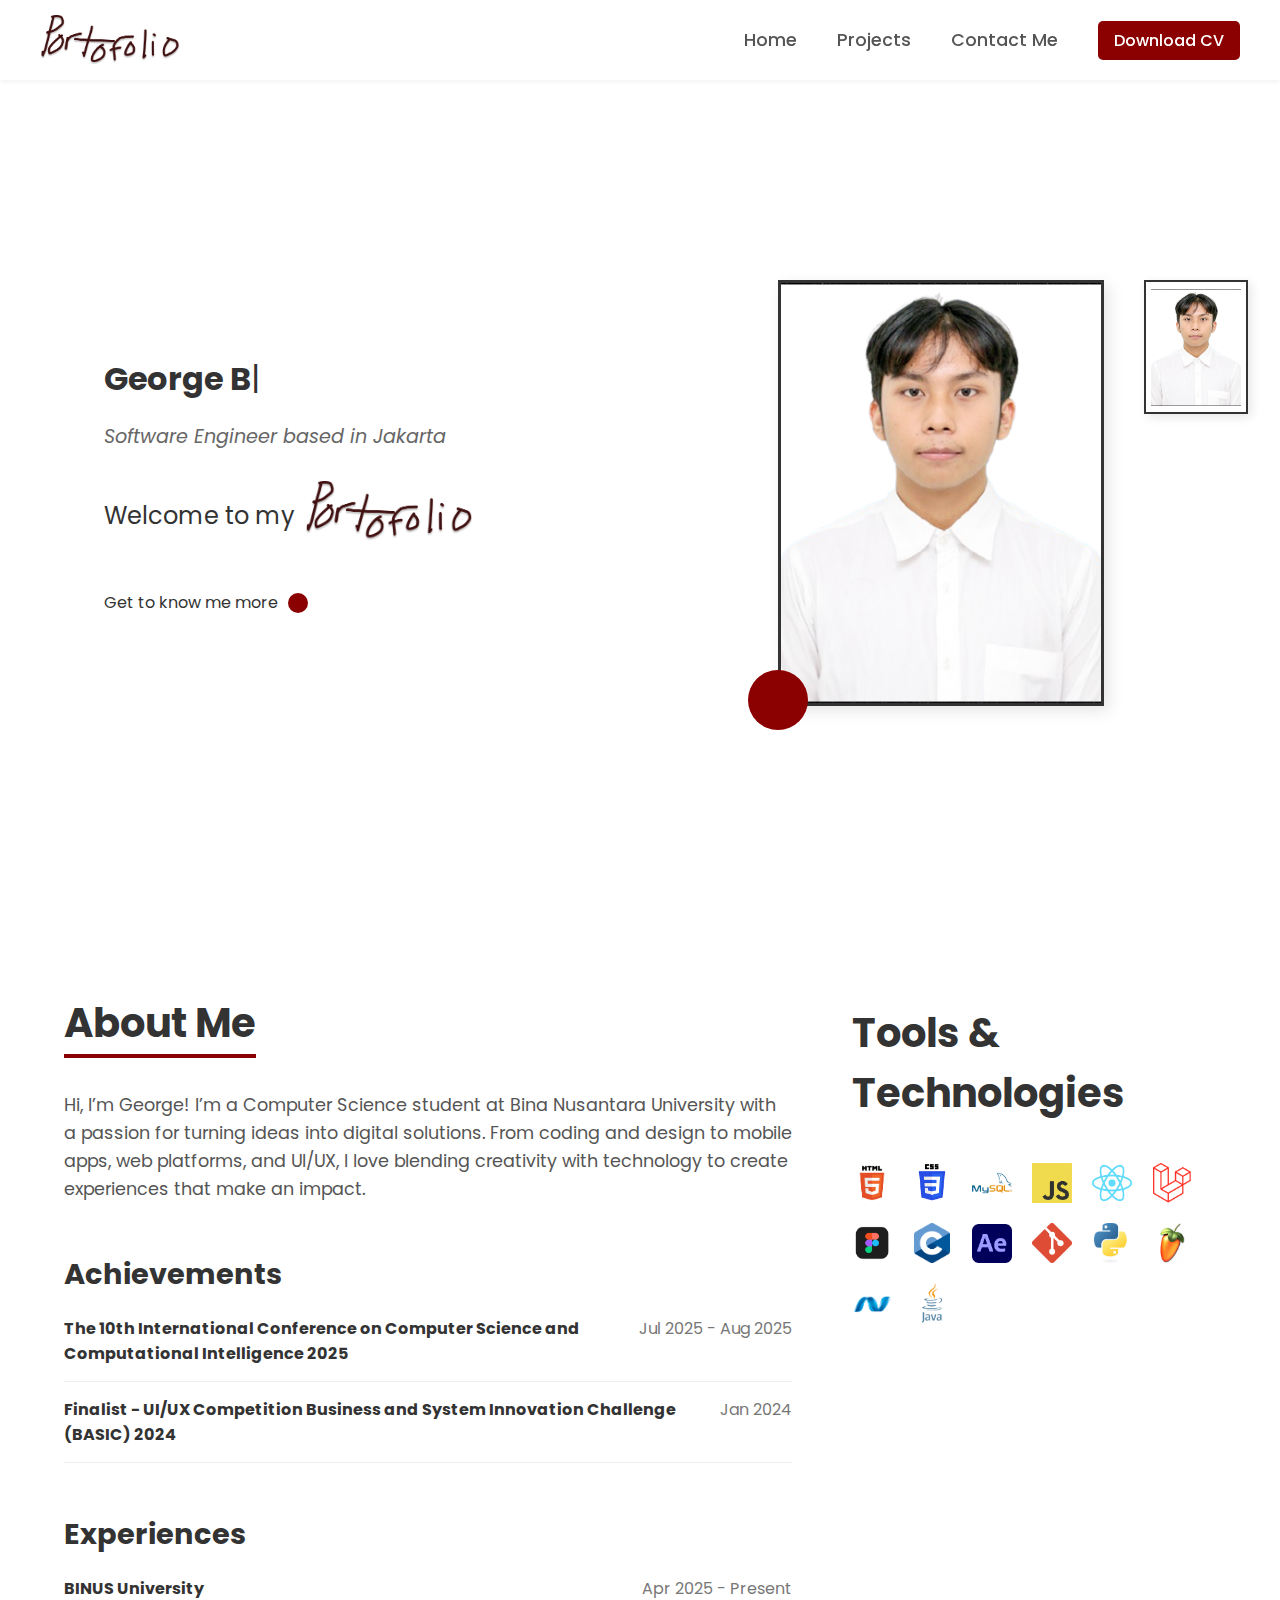
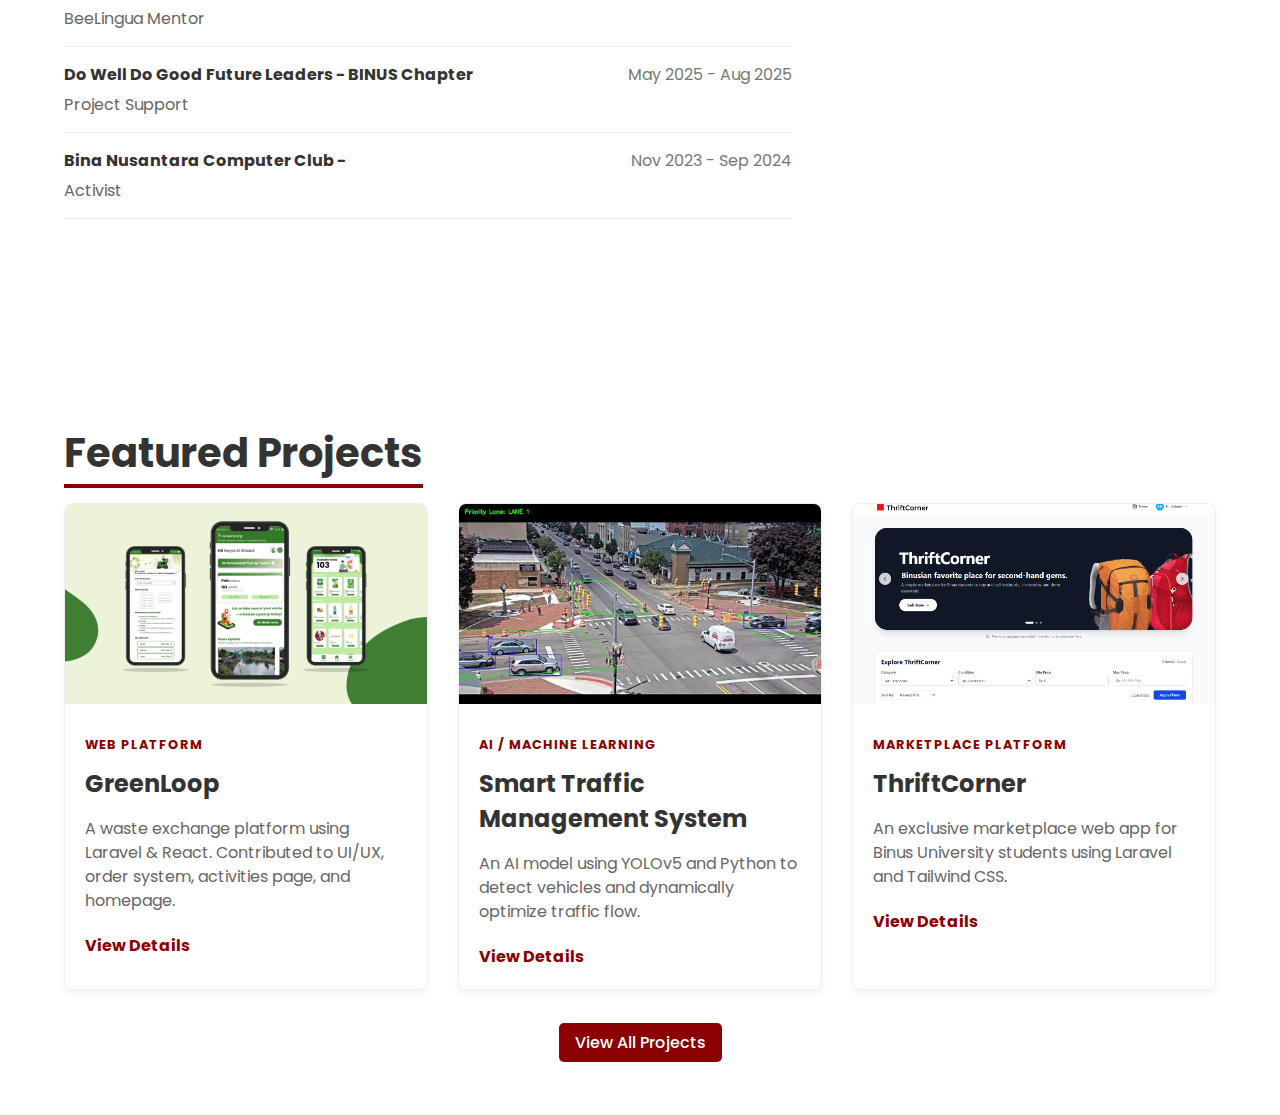
<file: index.html>
<!DOCTYPE html>
<html lang="en">
    <style>
@import url('https://fonts.googleapis.com/css2?family=Poppins:ital,wght@0,100;0,200;0,300;0,400;0,500;0,600;0,700;0,800;0,900;1,100;1,200;1,300;1,400;1,500;1,600;1,700;1,800;1,900&display=swap');
</style>
<head>
    <meta charset="UTF-8">
    <meta name="viewport" content="width=device-width, initial-scale=1.0">
    <title>George Binsar M. T. Sitorus - Portfolio</title>
    <link rel="stylesheet" href="about.css">
</head>
<body>
       <header class="main-header">
        <nav class="navbar">
            <a href="index.html" class="nav-logo-link">
                <img src="image/logo.png" alt="Portfolio Logo" class="nav-logo-image"/>
            </a>
            <ul class="nav-menu">
                <li class="nav-item"><a href="index.html" class="nav-link">Home</a></li>
                <li class="nav-item"><a href="projects.html" class="nav-link">Projects</a></li>
                <li class="nav-item"><a href="contact.html" class="nav-link">Contact Me</a></li>
                <li class="nav-item"><a href="resume/George Binsar M. T. Sitorus - Resume.pdf" class="nav-link-button" download>Download CV</a></li>
            </ul>
        </nav>
    </header>

    <div class="container">
        <div class="intro-section">
            <h1 id="typing-name"></h1>
            <p>Software Engineer based in Jakarta</p>
            <div class="welcome-text">
                Welcome to my
                <span class="portfolio-signature"><img src="image/logo.png" alt="Portfolio Signature"></span>
            </div>
            <a href="#main-body-container" class="know-more-btn">
                Get to know me more
                <span class="btn-circle"></span>
            </a>
        </div>
        <div class="image-section">
            <div class="image-with-extras">
                <div class="image-wrapper">
                    <img src="image/george.png" alt="A photo of George Binsar M. T. Sitorus">
                    <div class="decorative-dot"></div>
                </div>
                <div class="small-image-wrapper">
                    <img src="image/george.png" alt="A small photo of George Binsar M. T. Sitorus">
                </div>
            </div>
        </div>
    </div>

    <div id="main-body-container" class="main-body-container">
        <div class="main-content-area">
            <section id="about-me-section" class="about-me-section">
                <h2 class="section-title">About Me</h2>
                <p class="about-paragraph">
                    Hi, I’m George! I’m a Computer Science student at Bina Nusantara University with a passion for turning ideas into digital solutions. From coding and design to mobile apps, web platforms, and UI/UX, I love blending creativity with technology to create experiences that make an impact.
                </p>
            </section>

            <section class="achievements-section">
                <h3 class="subsection-title">Achievements</h3>
                <ul class="info-list">
                    <li class="info-item">
                        <a href="#" class="item-title-link" data-img-src="image/iccsi.png" data-img-title="The 10th ICCSCI 2025">
                            <span class="item-title">The 10th International Conference on Computer Science and Computational Intelligence 2025</span>
                        </a>
                        <span class="item-date">Jul 2025 - Aug 2025</span>
                    </li>
                    <li class="info-item">
                         <a href="#" class="item-title-link" data-img-src="image/basic.png" data-img-title="BASIC 2024 UI/UX Competition">
                            <span class="item-title">Finalist - UI/UX Competition Business and System Innovation Challenge (BASIC) 2024</span>
                        </a>
                        <span class="item-date">Jan 2024</span>
                    </li>
                </ul>
            </section>
            
            <section class="experiences-section">
                <h3 class="subsection-title">Experiences</h3>
                <ul class="info-list">
                    <li class="info-item">
                        <div>
                            <a href="#" class="item-title-link" data-img-src="image/beelingua.jpg" data-img-title="BeeLingua Mentor at BINUS University">
                                <span class="item-title">BINUS University</span>
                            </a>
                            <span class="item-subtitle">BeeLingua Mentor</span>
                        </div>
                        <span class="item-date">Apr 2025 - Present</span>
                    </li>
                    <li class="info-item">
                        <div>
                            <a href="#" class="item-title-link" data-img-src="image/dwdg.jpg" data-img-title="Do Well Do Good - BINUS Chapter">
                                <span class="item-title">Do Well Do Good Future Leaders - BINUS Chapter</span>
                            </a>
                            <span class="item-subtitle">Project Support</span>
                        </div>
                        <span class="item-date">May 2025 - Aug 2025</span>
                    </li>
                    <li class="info-item">
                        <div>
                            <a href="#" class="item-title-link" data-img-src="image/bncc.jpg" data-img-title="Bina Nusantara Computer Club">
                                <span class="item-title">Bina Nusantara Computer Club -</span>
                            </a>
                            <span class="item-subtitle">Activist</span>
                        </div>
                        <span class="item-date">Nov 2023 - Sep 2024</span>
                    </li>
                </ul>
            </section>
        </div>

        <aside class="sidebar-skills">
            <section class="skills-section">
                <h2 class="section-title">Tools & Technologies</h2>
                <div class="skills-grid">
                    <div class="skill-item"><img src="logo/html.png" alt="HTML5" class="skill-icon"></div>
                    <div class="skill-item"><img src="logo/css.png" alt="CSS3" class="skill-icon"></div>
                    <div class="skill-item"><img src="logo/mysql.png" alt="MySQL" class="skill-icon"></div>
                    <div class="skill-item"><img src="logo/js.png" alt="JavaScript" class="skill-icon"></div>
                    <div class="skill-item"><img src="logo/react.png" alt="React" class="skill-icon"></div>
                    <div class="skill-item"><img src="logo/laravel.png" alt="laravel" class="skill-icon"></div>
                    <div class="skill-item"><img src="logo/figma.png" alt="Figma" class="skill-icon"></div>
                    <div class="skill-item"><img src="logo/c.png" alt="C" class="skill-icon"></div>
                    <div class="skill-item"><img src="logo/ae.png" alt="After Effects" class="skill-icon"></div>
                    <div class="skill-item"><img src="logo/git.png" alt="Git" class="skill-icon"></div>
                    <div class="skill-item"><img src="logo/python.jpg" alt="Python" class="skill-icon"></div>
                    <div class="skill-item"><img src="logo/fl.jpg" alt="FL Studio" class="skill-icon"></div>
                    <div class="skill-item"><img src="logo/aspn.png" alt="ASP.NET" class="skill-icon"></div>
                    <div class="skill-item"><img src="logo/java.png" alt="Java" class="skill-icon"></div>
                </div>
            </section>
        </aside>
    </div>

    <section id="featured-projects-section" class="projects-section" style="background-color: #fff;">
        <div class="projects-content">
            <h2 class="section-title">Featured Projects</h2>
            <div class="project-grid">

                <div class="project-card">
                    <img src="thumbnail/greenloop.png" alt="GreenLoop Project Screenshot" class="project-image">
                    <div class="project-info">
                        <span class="project-category">Web Platform</span>
                        <h3 class="project-title">GreenLoop</h3>
                        <p class="project-description">A waste exchange platform using Laravel & React. Contributed to UI/UX, order system, activities page, and homepage.</p> <!-- Updated Description -->
                        <a href="project/greenloop.html" class="project-link">View Details</a>
                    </div>
                </div>

                <div class="project-card">
                    <img src="thumbnail/stms.jpg" alt="Smart Traffic Management System Screenshot" class="project-image">
                    <div class="project-info">
                        <span class="project-category">AI / Machine Learning</span>
                        <h3 class="project-title">Smart Traffic Management System</h3>
                        <p class="project-description">An AI model using YOLOv5 and Python to detect vehicles and dynamically optimize traffic flow.</p>
                        <a href="project/stms.html" class="project-link">View Details</a>
                    </div>
                </div>
                
                <div class="project-card">
                    <img src="thumbnail/thriftcorner.png" alt="ThriftCorner Project Screenshot" class="project-image">
                    <div class="project-info">
                        <span class="project-category">Marketplace Platform</span>
                        <h3 class="project-title">ThriftCorner</h3>
                        <p class="project-description">An exclusive marketplace web app for Binus University students using Laravel and Tailwind CSS.</p>
                        <a href="project/thriftcorner.html" class="project-link">View Details</a>
                    </div>
                </div>

            </div>
            <div style="text-align: center; margin-top: 40px;">
                <a href="projects.html" class="nav-link-button">View All Projects</a>
            </div>
        </div>
    </section>

    <div id="image-modal" class="modal">
        <div class="modal-content">
            <span class="close-button">&times;</span>
            <img class="modal-image" id="modal-img-src">
            <h3 id="modal-caption"></h3>
        </div>
    </div>
    
    <script src="script.js"></script>
</body>
</html>
</file>
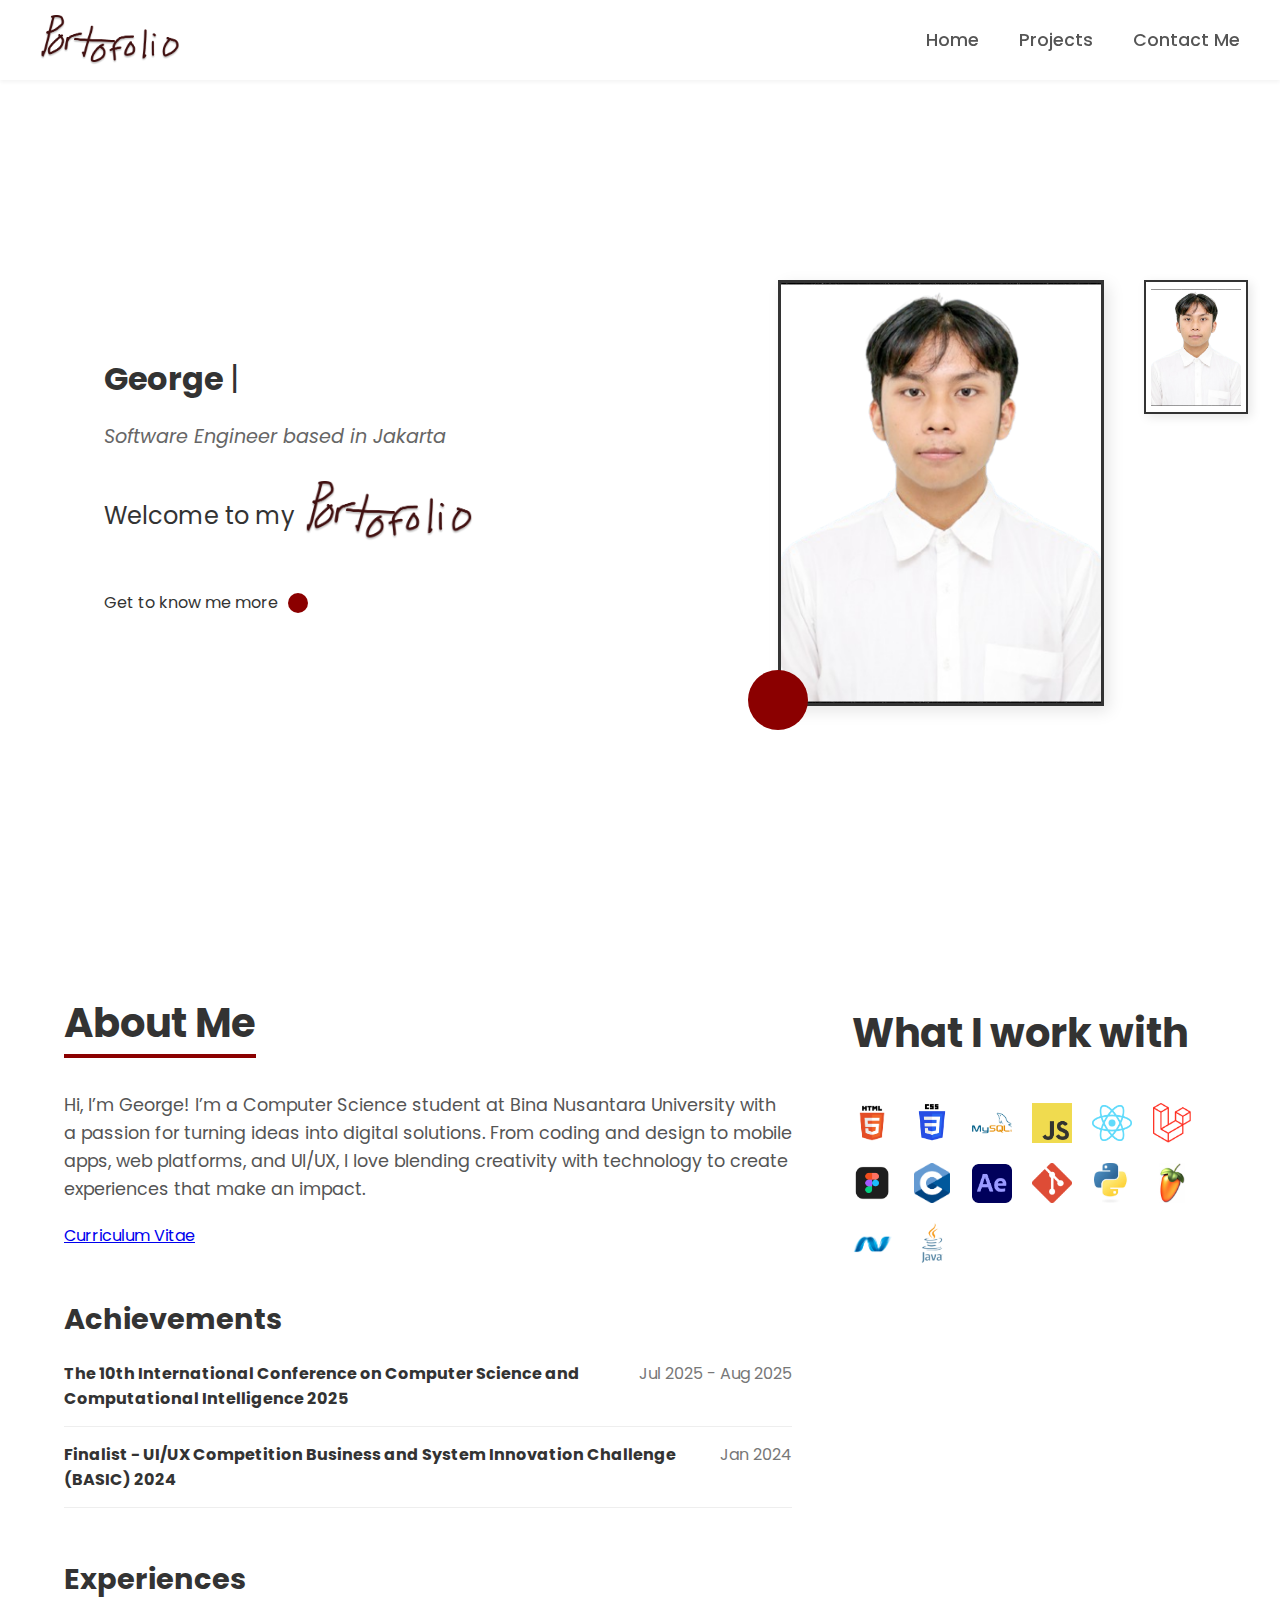
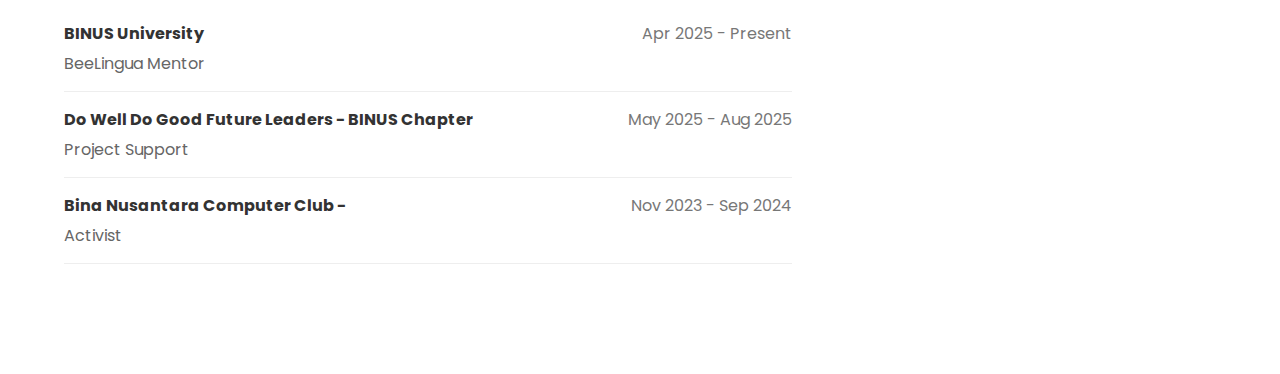
<file: about.html>
<!DOCTYPE html>
<html lang="en">
    <style>
@import url('https://fonts.googleapis.com/css2?family=Barlow:ital,wght@0,100;0,200;0,300;0,400;0,500;0,600;0,700;0,800;0,900;1,100;1,200;1,300;1,400;1,500;1,600;1,700;1,800;1,900&family=Poppins:ital,wght@0,100;0,200;0,300;0,400;0,500;0,600;0,700;0,800;0,900;1,100;1,200;1,300;1,400;1,500;1,600;1,700;1,800;1,900&display=swap');
</style>
<head>
    <meta charset="UTF-8">
    <meta name="viewport" content="width=device-width, initial-scale=1.0">
    <title>George Binsar M. T. Sitorus - Portfolio</title>
    <link rel="stylesheet" href="about.css">
</head>
<body>
       <header class="main-header">
        <nav class="navbar">
            <a href="#" class="nav-logo-link">
                <img src="image/logo.png" alt="Portofolio Logo" class="nav-logo-image"/>
            </a>
            <ul class="nav-menu">
                <li class="nav-item"><a href="#" class="nav-link">Home</a></li>
                <li class="nav-item"><a href="#" class="nav-link">Projects</a></li>
                <li class="nav-item"><a href="#" class="nav-link">Contact Me</a></li>
            </ul>
        </nav>
    </header>

    <div class="container">
        <div class="intro-section">
            <h1 id="typing-name"></h1><br>

            
            <p>Software Engineer based in Jakarta</p>
            <div class="welcome-text">
                Welcome to my
                <span class="portfolio-signature"><img src="image/logo.png" alt="Portfolio Signature"></span>
            </div>
            <a href="#main-body-container" class="know-more-btn">
                Get to know me more
                <span class="btn-circle"></span>
            </a>
        </div>
        <div class="image-section">
            <div class="image-with-extras">
                <div class="image-wrapper">
                    <img src="image/george.png" alt="A photo of George Binsar M. T. Sitorus">
                    <div class="decorative-dot"></div>
                </div>
                <div class="small-image-wrapper">
                    <img src="image/george.png" alt="A small photo of George Binsar M. T. Sitorus">
                </div>
            </div>
        </div>
    </div>

    <div id="main-body-container" class="main-body-container">
        <div class="main-content-area">
            <section id="about-me-section" class="about-me-section">
                <h2 class="section-title">About Me</h2>
                <p class="about-paragraph">
                    Hi, I’m George! I’m a Computer Science student at Bina Nusantara University with a passion for turning ideas into digital solutions. From coding and design to mobile apps, web platforms, and UI/UX, I love blending creativity with technology to create experiences that make an impact.
                </p>
                <a href="#" class="cv-link">Curriculum Vitae</a>
            </section>

            <section class="achievements-section">
                <h3 class="subsection-title">Achievements</h3>
                <ul class="info-list">
                    <li class="info-item">
                        <span class="item-title">The 10th International Conference on Computer Science and Computational Intelligence 2025</span>
                        <span class="item-date">Jul 2025 - Aug 2025</span>
                    </li>
                    <li class="info-item">
                        <span class="item-title">Finalist - UI/UX Competition Business and System Innovation Challenge (BASIC) 2024</span>
                        <span class="item-date">Jan 2024</span>
                    </li>
                </ul>
            </section>
            
            <section class="experiences-section">
                <h3 class="subsection-title">Experiences</h3>
                <ul class="info-list">
                    <li class="info-item">
                        <div>
                            <span class="item-title">BINUS University</span>
                            <span class="item-subtitle">BeeLingua Mentor</span>
                        </div>
                        <span class="item-date">Apr 2025 - Present</span>
                    </li>
                    <li class="info-item">
                        <div>
                            <span class="item-title">Do Well Do Good Future Leaders - BINUS Chapter</span>
                            <span class="item-subtitle">Project Support</span>
                        </div>
                        <span class="item-date">May 2025 - Aug 2025</span>
                    </li>
                    <li class="info-item">
                        <div>
                            <span class="item-title">Bina Nusantara Computer Club -</span>
                            <span class="item-subtitle">Activist</span>
                        </div>
                        <span class="item-date">Nov 2023 - Sep 2024</span>
                    </li>
                </ul>
            </section>
        </div>

        <aside class="sidebar-skills">
            <section class="skills-section">
                <h2 class="section-title">What I work with</h2>
                <div class="skills-grid">
                    <div class="skill-item"><img src="logo/html.png" alt="HTML5" class="skill-icon"></div>
                    <div class="skill-item"><img src="logo/css.png" alt="CSS3" class="skill-icon"></div>
                    <div class="skill-item"><img src="logo/mysql.png" alt="MySQL" class="skill-icon"></div>
                    <div class="skill-item"><img src="logo/js.png" alt="JavaScript" class="skill-icon"></div>
                    <div class="skill-item"><img src="logo/react.png" alt="React" class="skill-icon"></div>
                    <div class="skill-item"><img src="logo/laravel.png" alt="laravel" class="skill-icon"></div>
                    <div class="skill-item"><img src="logo/figma.png" alt="Figma" class="skill-icon"></div>
                    <div class="skill-item"><img src="logo/c.png" alt="C" class="skill-icon"></div>
                    <div class="skill-item"><img src="logo/ae.png" alt="After Effects" class="skill-icon"></div>
                    <div class="skill-item"><img src="logo/git.png" alt="Git" class="skill-icon"></div>
                    <div class="skill-item"><img src="logo/python.jpg" alt="Python" class="skill-icon"></div>
                    <div class="skill-item"><img src="logo/fl.jpg" alt="FL Studio" class="skill-icon"></div>
                    <div class="skill-item"><img src="logo/aspn.png" alt="ASP.NET" class="skill-icon"></div>
                    <div class="skill-item"><img src="logo/java.png" alt="Java" class="skill-icon"></div>
                </div>
            </section>
        </aside>
    </div>
    
    <script src="script.js"></script>
</body>
</html>
</file>
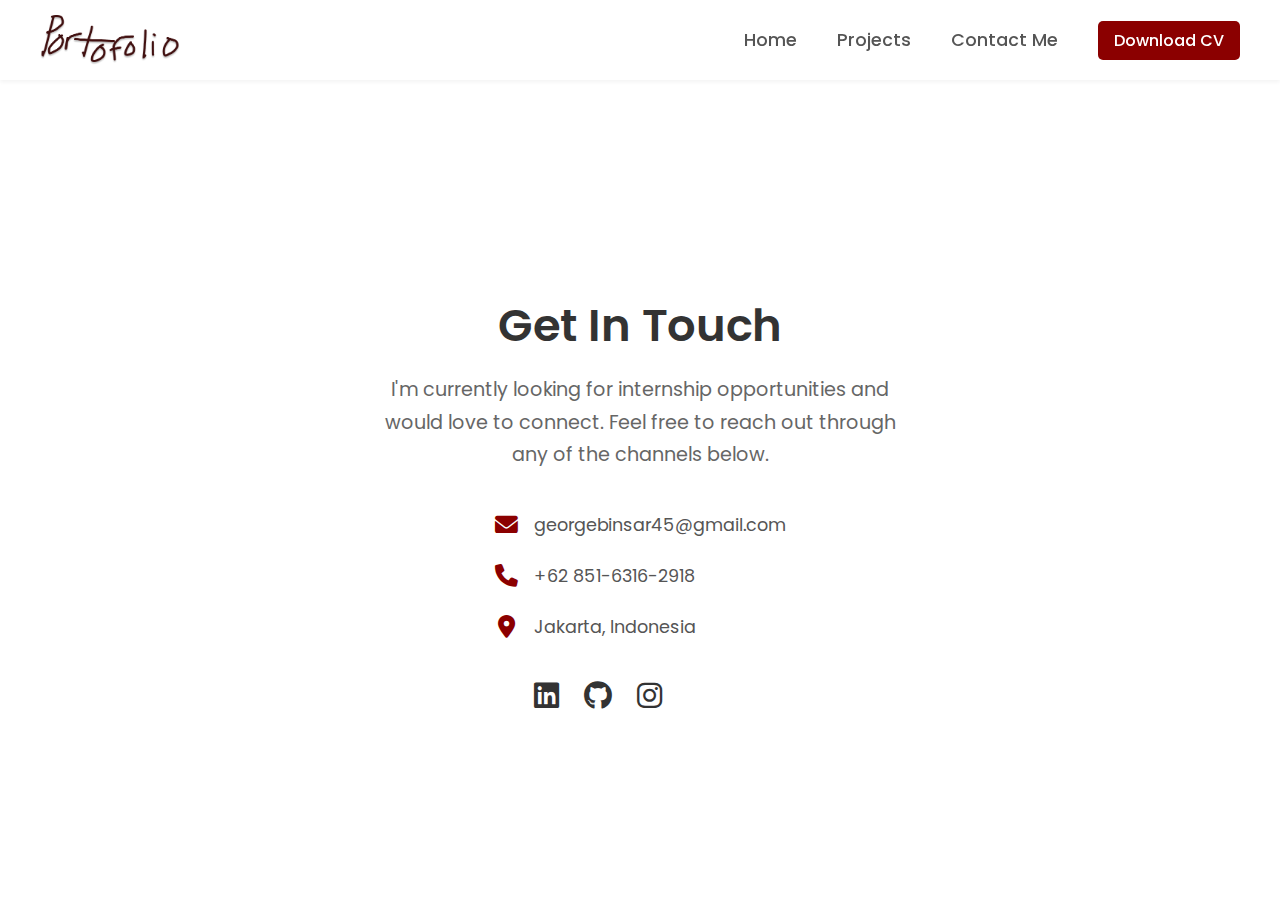
<file: contact.html>
<!DOCTYPE html>
<html lang="en">
<head>
    <meta charset="UTF-8">
    <meta name="viewport" content="width=device-width, initial-scale=1.0">
    <title>Contact Me - George Binsar M. T. Sitorus</title>
    <link rel="stylesheet" href="contact.css">
    <!-- Font Awesome for social media icons -->
    <link rel="stylesheet" href="https://cdnjs.cloudflare.com/ajax/libs/font-awesome/6.0.0-beta3/css/all.min.css">
</head>
<body>
    <header class="main-header">
        <nav class="navbar">
            <a href="about.html" class="nav-logo-link">
                <img src="image/logo.png" alt="Portfolio Logo" class="nav-logo-image"/>
            </a>
            <ul class="nav-menu">
                <li class="nav-item"><a href="about.html" class="nav-link">Home</a></li>
                <li class="nav-item"><a href="projects.html" class="nav-link">Projects</a></li>
                <li class="nav-item"><a href="contact.html" class="nav-link">Contact Me</a></li>
                <li class="nav-item"><a href="resume/George Binsar M. T. Sitorus - Resume.pdf" class="nav-link-button" download>Download CV</a></li>
            </ul>
        </nav>
    </header>

    <div class="contact-container">
        <div class="contact-header">
            <h1 class="section-title">Get In Touch</h1>
            <p class="section-subtitle">I'm currently looking for internship opportunities and would love to connect. Feel free to reach out through any of the channels below.</p>
        </div>

        <div class="contact-content">
            <div class="contact-info">
                <div class="info-item">
                    <i class="fas fa-envelope"></i>
                    <a href="mailto:georgebinsar45@gmail.com">georgebinsar45@gmail.com</a>
                </div>
                <div class="info-item">
                    <i class="fas fa-phone"></i>
                    <a href="tel:+6285163162918">+62 851-6316-2918</a>
                </div>
                 <div class="info-item">
                    <i class="fas fa-map-marker-alt"></i>
                    <span>Jakarta, Indonesia</span>
                </div>
                <div class="social-links">
                    <a href="https://www.linkedin.com/in/george-binsar-m-t-sitorus/" target="_blank" aria-label="LinkedIn"><i class="fab fa-linkedin"></i></a>
                    <a href="https://github.com/georgepach" target="_blank" aria-label="GitHub"><i class="fab fa-github"></i></a>
                    <a href="https://www.instagram.com/georgebnsr/" target="_blank" aria-label="Instagram"><i class="fab fa-instagram"></i></a>
                </div>
            </div>
        </div>
    </div>
</body>
</html>
</file>
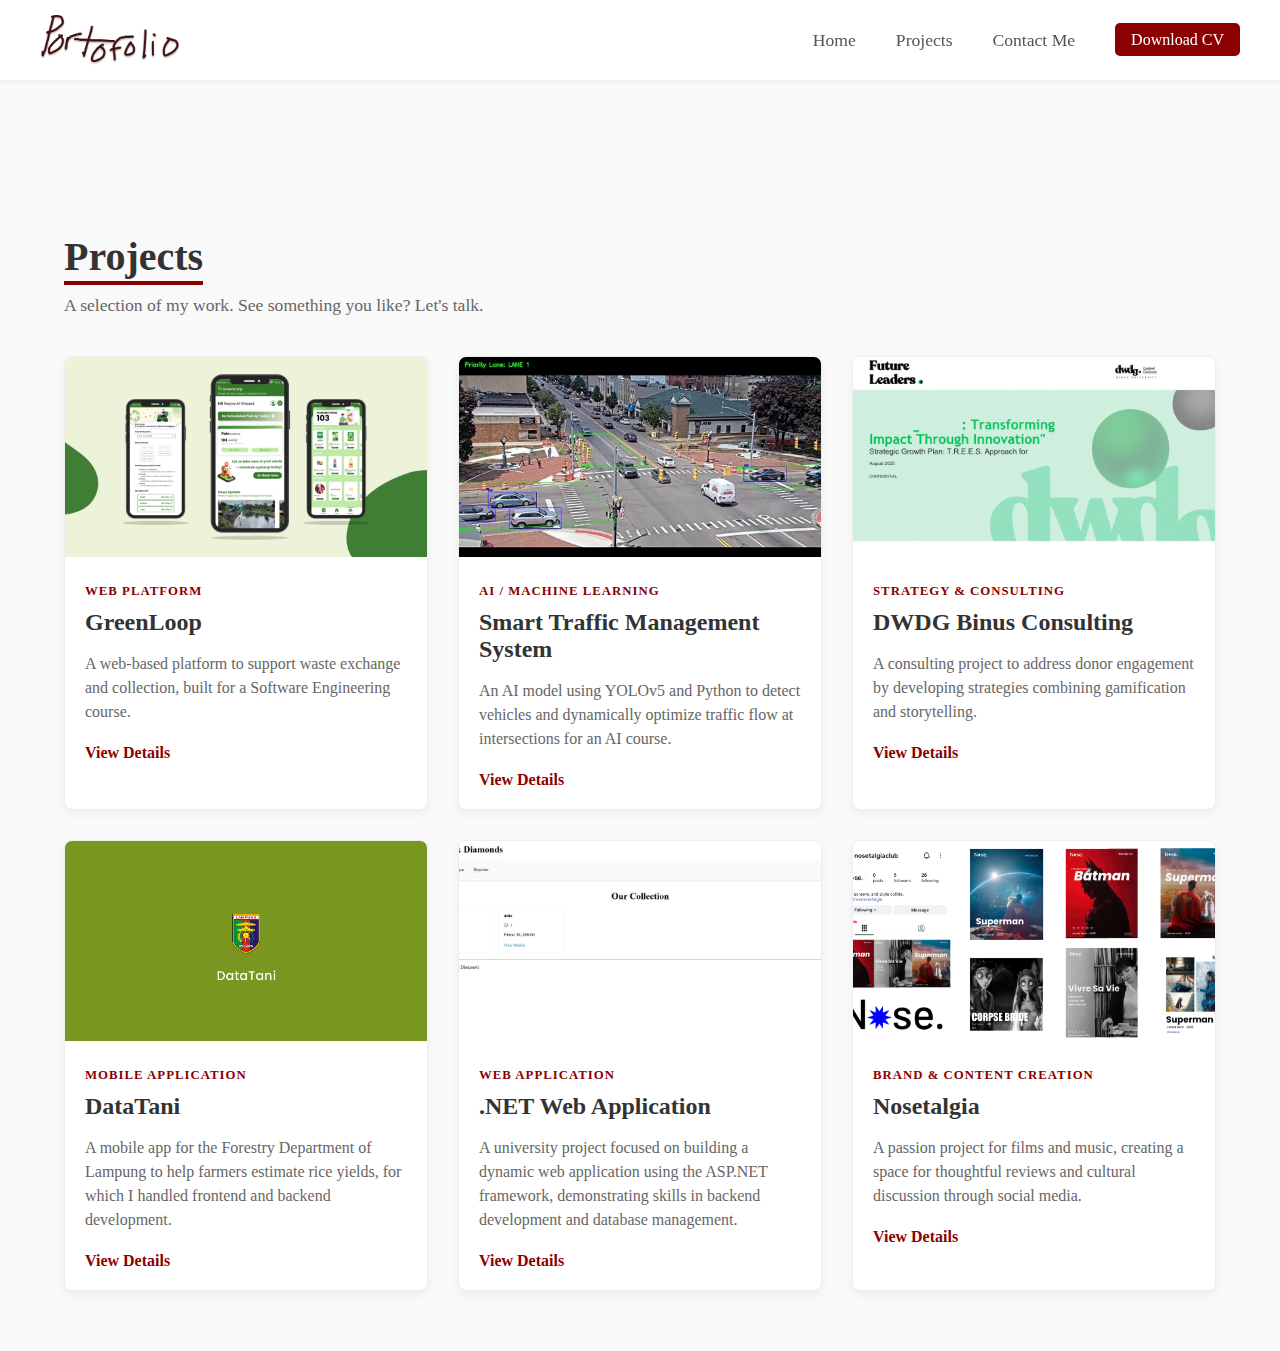
<file: projects.html>
<!DOCTYPE html>
<html lang="en">
<head>
    <meta charset="UTF-8">
    <meta name="viewport" content="width=device-width, initial-scale=1.0">
    <title>Projects - George Binsar M. T. Sitorus</title>
    <link rel="stylesheet" href="about.css">
</head>
<body>
    <header class="main-header">
        <nav class="navbar">
            <a href="index.html" class="nav-logo-link">
                <img src="image/logo.png" alt="Portfolio Logo" class="nav-logo-image"/>
            </a>
            <ul class="nav-menu">
                <li class="nav-item"><a href="index.html" class="nav-link">Home</a></li>
                <li class="nav-item"><a href="projects.html" class="nav-link">Projects</a></li>
                <li class="nav-item"><a href="#" class="nav-link">Contact Me</a></li>
                <li class="nav-item"><a href="resume/George Binsar M. T. Sitorus - Resume.pdf" class="nav-link-button" download>Download CV</a></li>
            </ul>
        </nav>
    </header>

    <section id="projects-section" class="projects-section" style="padding-top: 120px;">
        <div class="projects-content">
            <h2 class="section-title">Projects</h2>
            <p class="section-subtitle">A selection of my work. See something you like? Let's talk.</p>
            <div class="project-grid">

                <div class="project-card">
                    <img src="thumbnail/greenloop.png" alt="GreenLoop Project Screenshot" class="project-image">
                    <div class="project-info">
                        <span class="project-category">Web Platform</span>
                        <h3 class="project-title">GreenLoop</h3>
                        <p class="project-description">A web-based platform to support waste exchange and collection, built for a Software Engineering course.</p>
                        <a href="project/greenloop.html" class="project-link">View Details</a>
                    </div>
                </div>

                <div class="project-card">
                    <img src="thumbnail/stms.jpg" alt="Smart Traffic Management System Screenshot" class="project-image">
                    <div class="project-info">
                        <span class="project-category">AI / Machine Learning</span>
                        <h3 class="project-title">Smart Traffic Management System</h3>
                        <p class="project-description">An AI model using YOLOv5 and Python to detect vehicles and dynamically optimize traffic flow at intersections for an AI course.</p>
                        <a href="project/stms.html" class="project-link">View Details</a>
                    </div>
                </div>
                
                <div class="project-card">
                    <img src="thumbnail/dwdg.jpg" alt="DWDG Consulting Project Screenshot" class="project-image">
                    <div class="project-info">
                        <span class="project-category">Strategy & Consulting</span>
                        <h3 class="project-title">DWDG Binus Consulting</h3>
                        <p class="project-description">A consulting project to address donor engagement by developing strategies combining gamification and storytelling.</p>
                        <a href="project/dwdg.html" class="project-link">View Details</a>
                    </div>
                </div>

                <div class="project-card">
                    <img src="thumbnail/datani.png" alt="DataTani Project Screenshot" class="project-image">
                    <div class="project-info">
                        <span class="project-category">Mobile Application</span>
                        <h3 class="project-title">DataTani</h3>
                        <p class="project-description">A mobile app for the Forestry Department of Lampung to help farmers estimate rice yields, for which I handled frontend and backend development.</p>
                        <a href="project/datatani.html" class="project-link">View Details</a>
                    </div>
                </div>

                <div class="project-card">
                    <img src="thumbnail/asp.jpg" alt=".NET Web App Screenshot" class="project-image">
                    <div class="project-info">
                        <span class="project-category">Web Application</span>
                        <h3 class="project-title">.NET Web Application</h3>
                        <p class="project-description">A university project focused on building a dynamic web application using the ASP.NET framework, demonstrating skills in backend development and database management.</p>
                        <a href="project/dotnet.html" class="project-link">View Details</a>
                    </div>
                </div>

                <div class="project-card">
                    <img src="thumbnail/nose.png" alt="Nosetalgia Project Screenshot" class="project-image">
                    <div class="project-info">
                        <span class="project-category">Brand & Content Creation</span>
                        <h3 class="project-title">Nosetalgia</h3>
                        <p class="project-description">A passion project for films and music, creating a space for thoughtful reviews and cultural discussion through social media.</p>
                        <a href="project/nosetalgia.html" class="project-link">View Details</a>
                    </div>
                </div>

            </div>
        </div>
    </section>

</body>
</html>
</file>
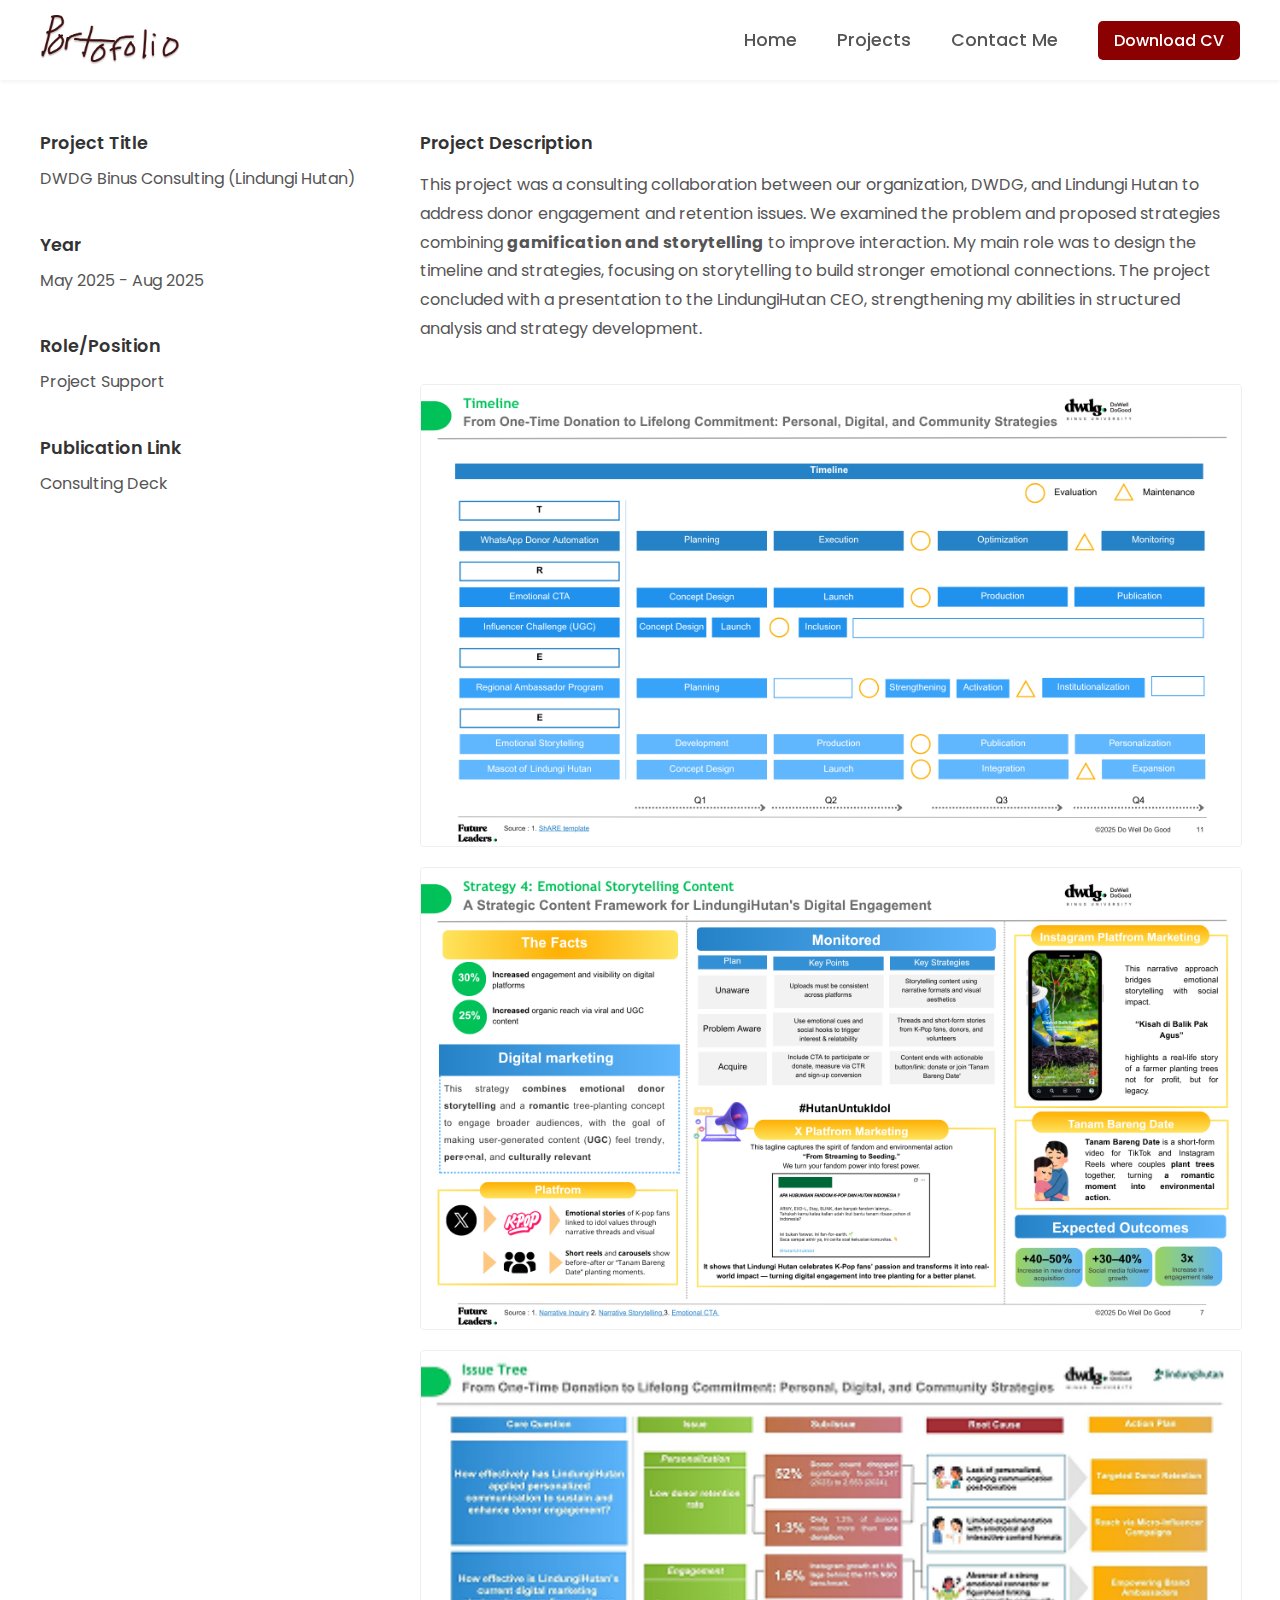
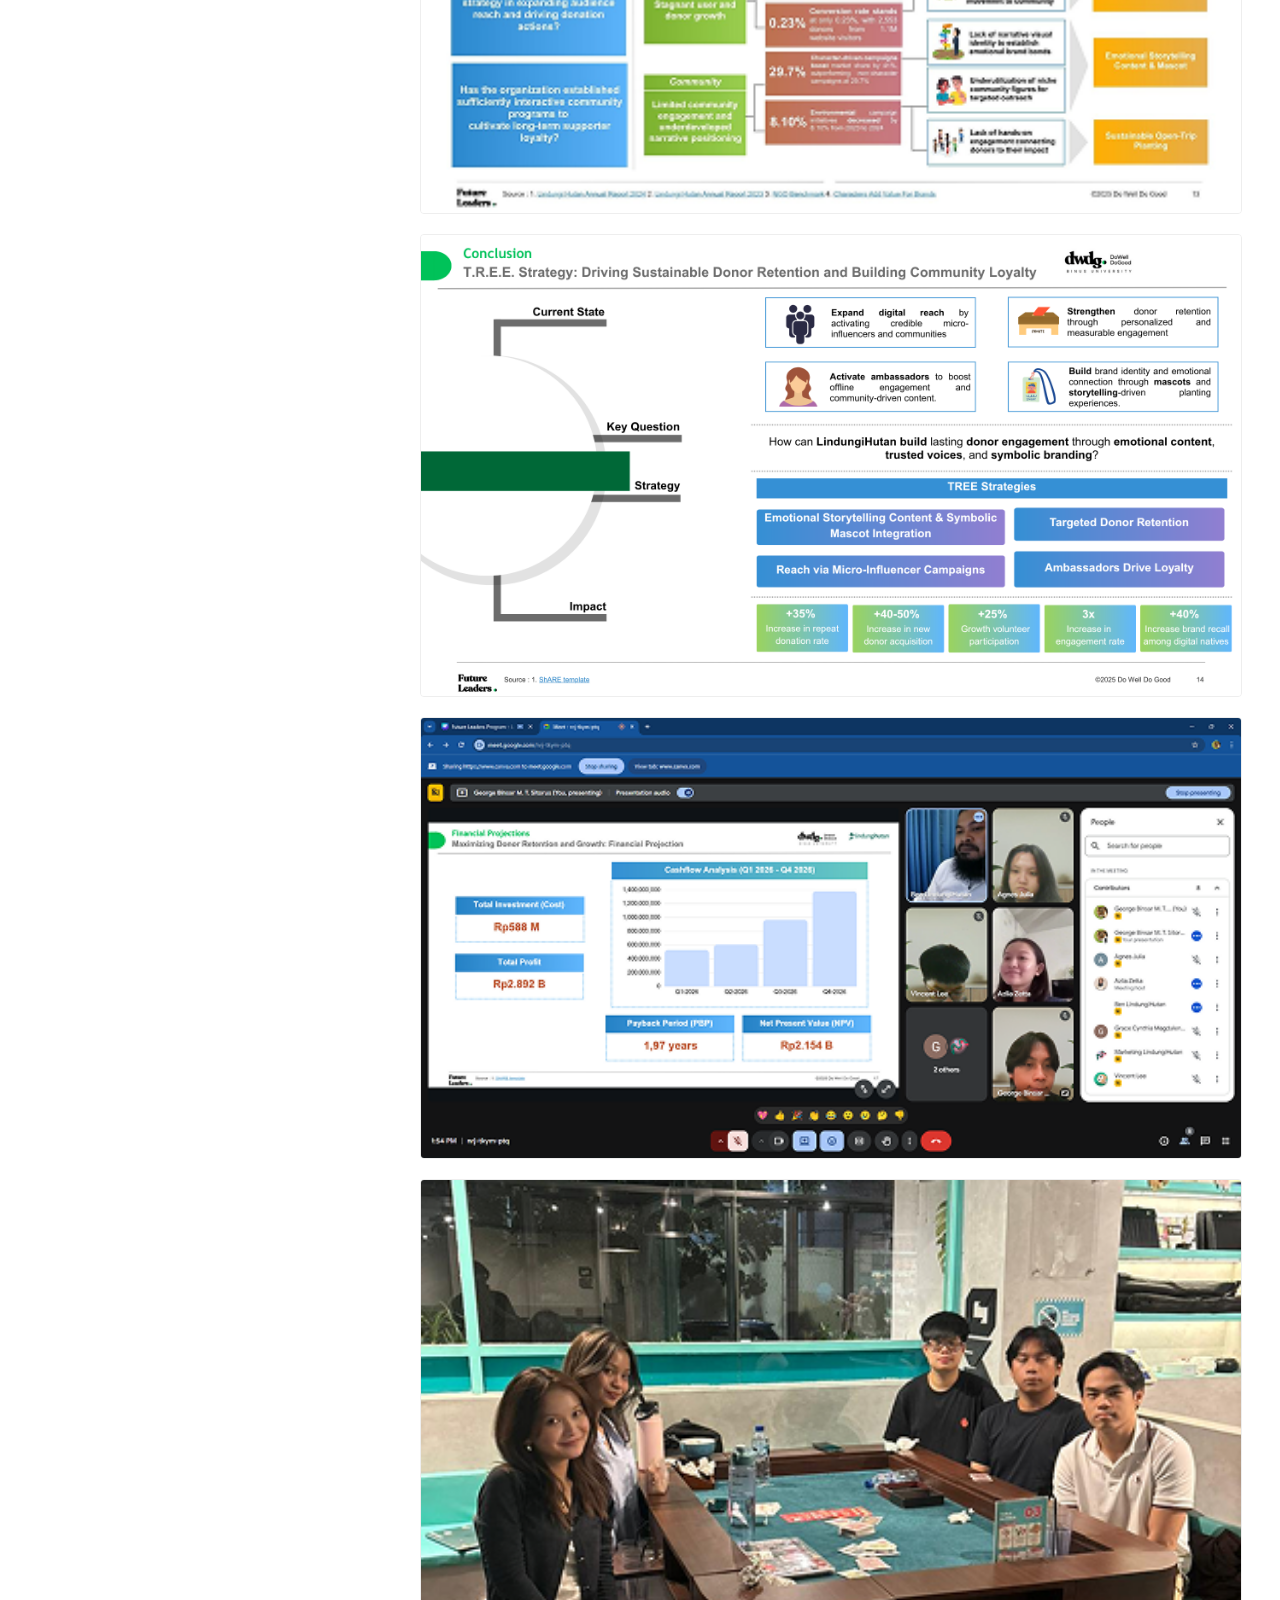
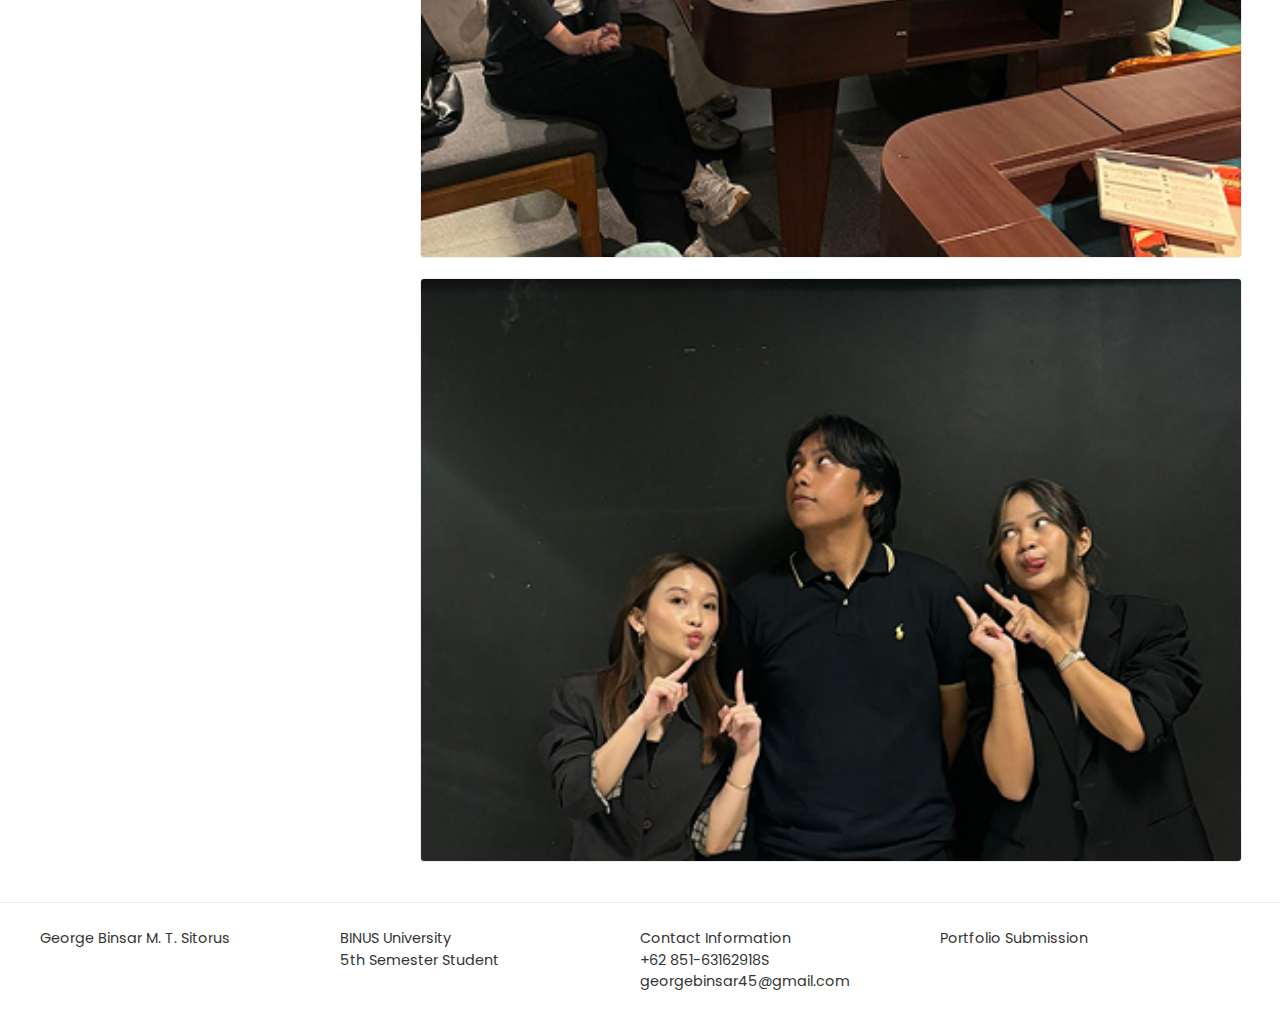
<file: project/dwdg.html>
<!DOCTYPE html>
<html lang="en">
<head>
    <meta charset="UTF-8">
    <meta name="viewport" content="width=device-width, initial-scale=1.0">
    <title>Project Details - DWDG Consulting</title>
    <link rel="stylesheet" href="greenloop.css">
</head>
<body>
    <header class="main-header">
        <nav class="navbar">
            <a href="../index.html" class="nav-logo-link">
                <img src="../image/logo.png" alt="Portfolio Logo" class="nav-logo-image"/>
            </a>
            <ul class="nav-menu">
                <li class="nav-item"><a href="../index.html" class="nav-link">Home</a></li>
                <li class="nav-item"><a href="../projects.html" class="nav-link">Projects</a></li>
                <li class="nav-item"><a href="../contact.html" class="nav-link">Contact Me</a></li>
                <li class="nav-item"><a href="../resume/George Binsar M. T. Sitorus - Resume.pdf" class="nav-link-button" download>Download CV</a></li>
            </ul>
        </nav>
    </header>

    <div class="project-container">
        <div class="project-meta">
            <div class="sidebar-block">
                <h3>Project Title</h3>
                <p>DWDG Binus Consulting (Lindungi Hutan)</p>
            </div>
            <div class="sidebar-block">
                <h3>Year</h3>
                <p>May 2025 - Aug 2025</p>
            </div>
            <div class="sidebar-block">
                <h3>Role/Position</h3>
                <p>Project Support</p>
            </div>
            <div class="sidebar-block">
                <h3>Publication Link</h3>
                <a href="../dwdg/DWDGPortofolio.pdf" download>Consulting Deck</a>
            </div>
        </div>

        <div class="project-details">
            <h3>Project Description</h3>
            <p>
                This project was a consulting collaboration between our organization, DWDG, and Lindungi Hutan to address donor engagement and retention issues. We examined the problem and proposed strategies combining <strong>gamification and storytelling</strong> to improve interaction. My main role was to design the timeline and strategies, focusing on storytelling to build stronger emotional connections. The project concluded with a presentation to the LindungiHutan CEO, strengthening my abilities in structured analysis and strategy development.
            </p>
            <div class="project-images project-images-dwdg">
                <img src="../dwdg/12.png" alt="Team Presentation">
                <img src="../dwdg/9.png" alt="Strategy Diagram">
                <img src="../dwdg/5.png" alt="">
                <img src="../dwdg/16.png" alt="">
                <img src="../dwdg/Screenshot 2025-08-15 135408 1.png" alt="">
                <img src="../dwdg/WhatsApp Image 2025-06-11 at 21.46.19_e336a7aa 2.png" alt="">
                <img src="../dwdg/WhatsApp Image 2025-07-06 at 16.39.12_b56126fe 1.png" alt="">
            </div>
        </div>
    </div>

    <footer class="page-footer">
        <span>George Binsar M. T. Sitorus</span>
        <span>BINUS University<br>5th Semester Student</span>
        <span>Contact Information<br>+62 851-63162918S<br>georgebinsar45@gmail.com</span>
        <span>Portfolio Submission</span>
    </footer>
</body>
</html>
</file>
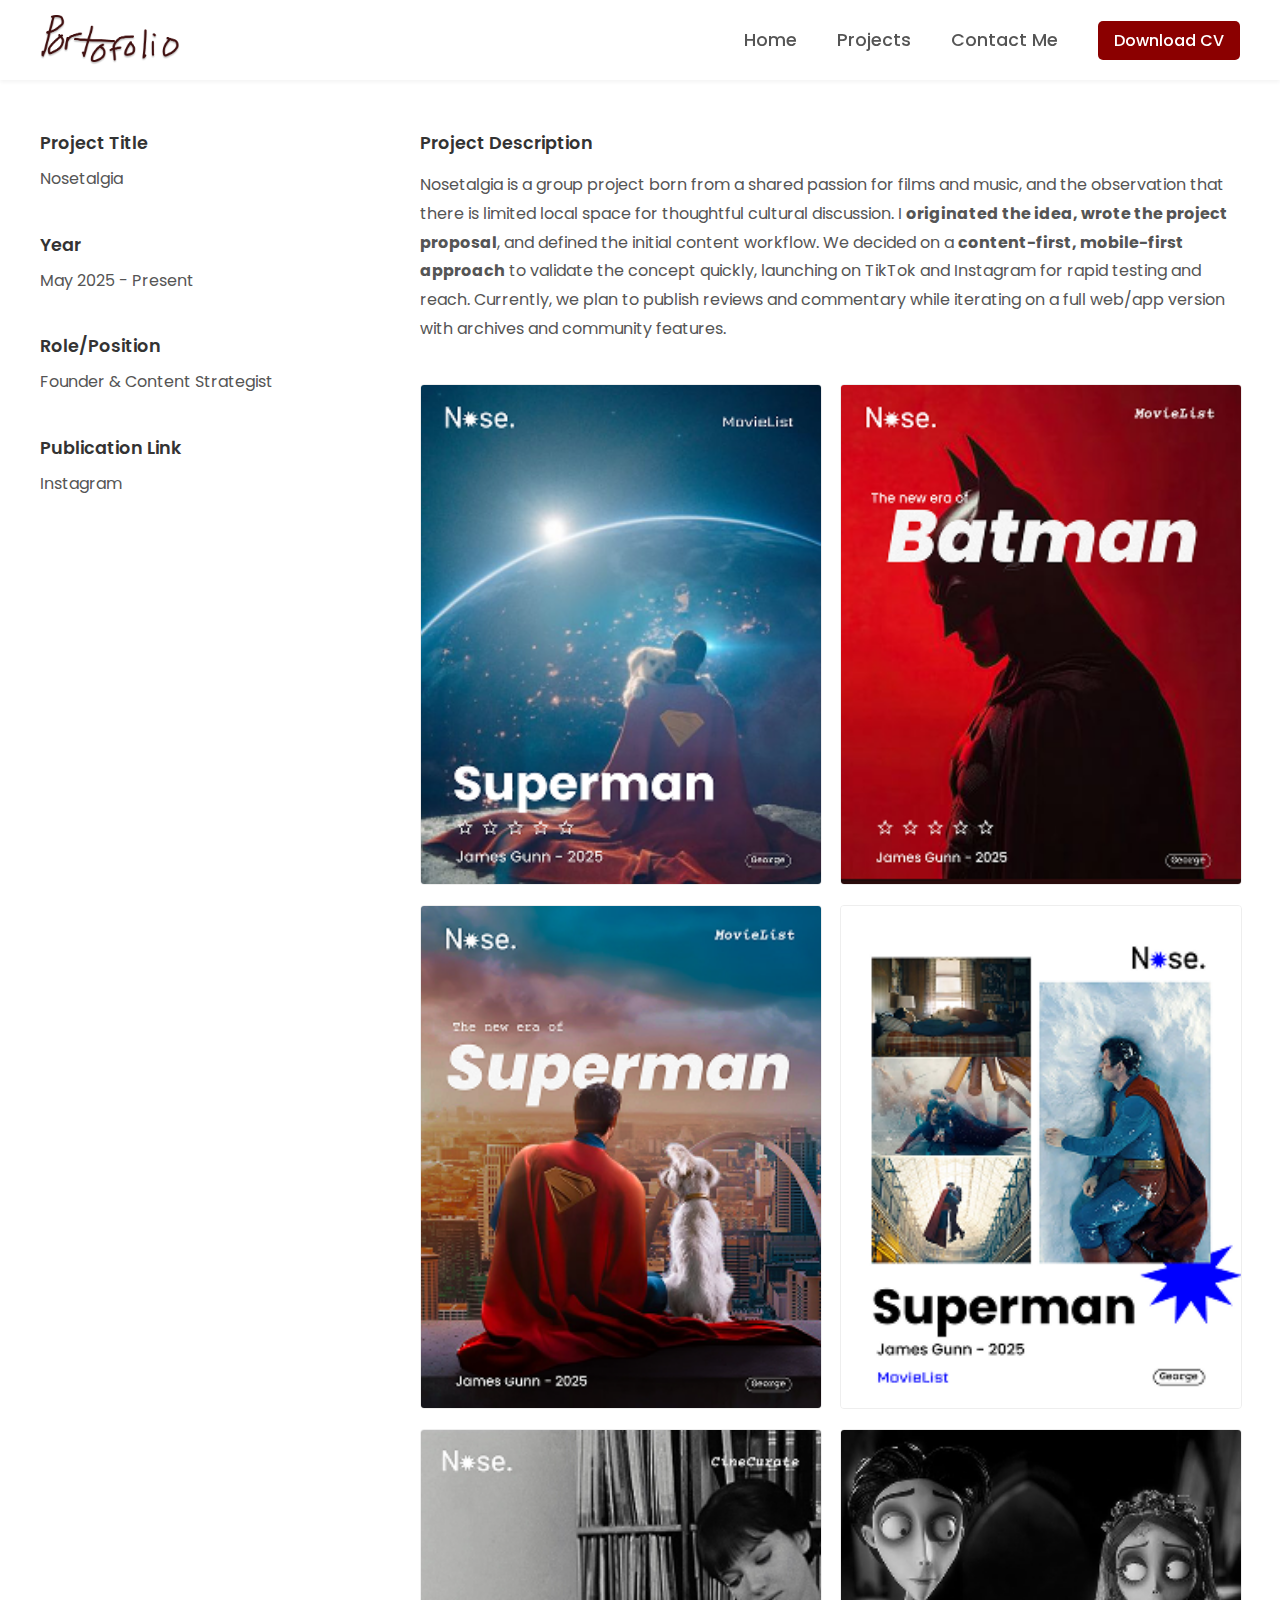
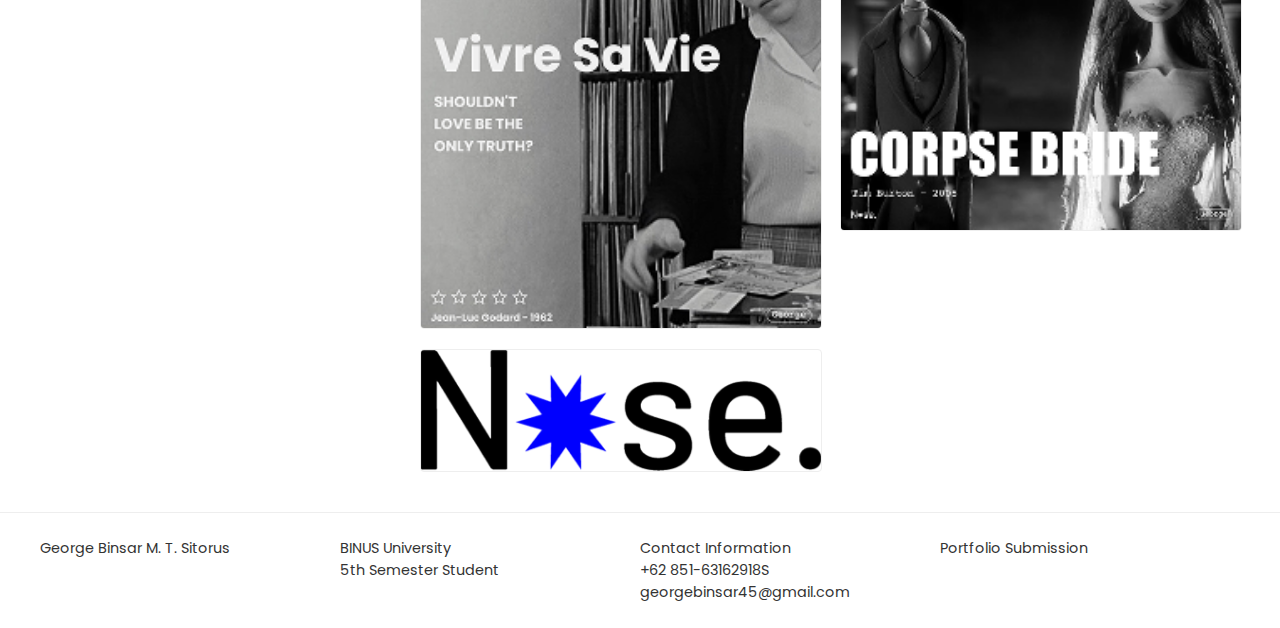
<file: project/nosetalgia.html>
<!DOCTYPE html>
<html lang="en">
<head>
    <meta charset="UTF-8">
    <meta name="viewport" content="width=device-width, initial-scale=1.0">
    <title>Project Details - Nosetalgia</title>
    <link rel="stylesheet" href="greenloop.css">
</head>
<body>
    <header class="main-header">
        <nav class="navbar">
            <a href="../about.html" class="nav-logo-link">
                <img src="../image/logo.png" alt="Portfolio Logo" class="nav-logo-image"/>
            </a>
            <ul class="nav-menu">
                <li class="nav-item"><a href="../about.html" class="nav-link">Home</a></li>
                <li class="nav-item"><a href="../projects.html" class="nav-link">Projects</a></li>
                <li class="nav-item"><a href="#" class="nav-link">Contact Me</a></li>
                <li class="nav-item"><a href="../resume/George Binsar M. T. Sitorus - Resume.pdf" class="nav-link-button" download>Download CV</a></li>
            </ul>
        </nav>
    </header>

    <div class="project-container">
        <div class="project-meta">
            <div class="sidebar-block">
                <h3>Project Title</h3>
                <p>Nosetalgia</p>
            </div>
            <div class="sidebar-block">
                <h3>Year</h3>
                <p>May 2025 - Present</p>
            </div>
            <div class="sidebar-block">
                <h3>Role/Position</h3>
                <p>Founder & Content Strategist</p>
            </div>
             <div class="sidebar-block">
                <h3>Publication Link</h3>
                <a href="https://www.instagram.com/nosetalgiaclub/" target="_blank">Instagram</a>
            </div>
        </div>

        <div class="project-details">
            <h3>Project Description</h3>
            <p>
                Nosetalgia is a group project born from a shared passion for films and music, and the observation that there is limited local space for thoughtful cultural discussion. I <strong>originated the idea, wrote the project proposal</strong>, and defined the initial content workflow. We decided on a <strong>content-first, mobile-first approach</strong> to validate the concept quickly, launching on TikTok and Instagram for rapid testing and reach. Currently, we plan to publish reviews and commentary while iterating on a full web/app version with archives and community features.
            </p>
            <div class="project-images">
                <img src="../nosetalgia/Concept1-2@2x 1.png" alt="Instagram Profile">
                <img src="../nosetalgia/Concept1@2x.png" alt="Content Mockup">
                <img src="../nosetalgia/Concept2@2x 1.png" alt="">
                <img src="../nosetalgia/Concept3@2x.png" alt="">
                <img src="../nosetalgia/George@2x.png" alt="">
                <img src="../nosetalgia/Instagram post - 1 1.png" alt="">
                <img src="../nosetalgia/Nosetalgia_Logo (4).png" alt="">
            </div>
        </div>
    </div>

    <footer class="page-footer">
        <span>George Binsar M. T. Sitorus</span>
        <span>BINUS University<br>5th Semester Student</span>
        <span>Contact Information<br>+62 851-63162918S<br>georgebinsar45@gmail.com</span>
        <span>Portfolio Submission</span>
    </footer>
</body>
</html>
</file>
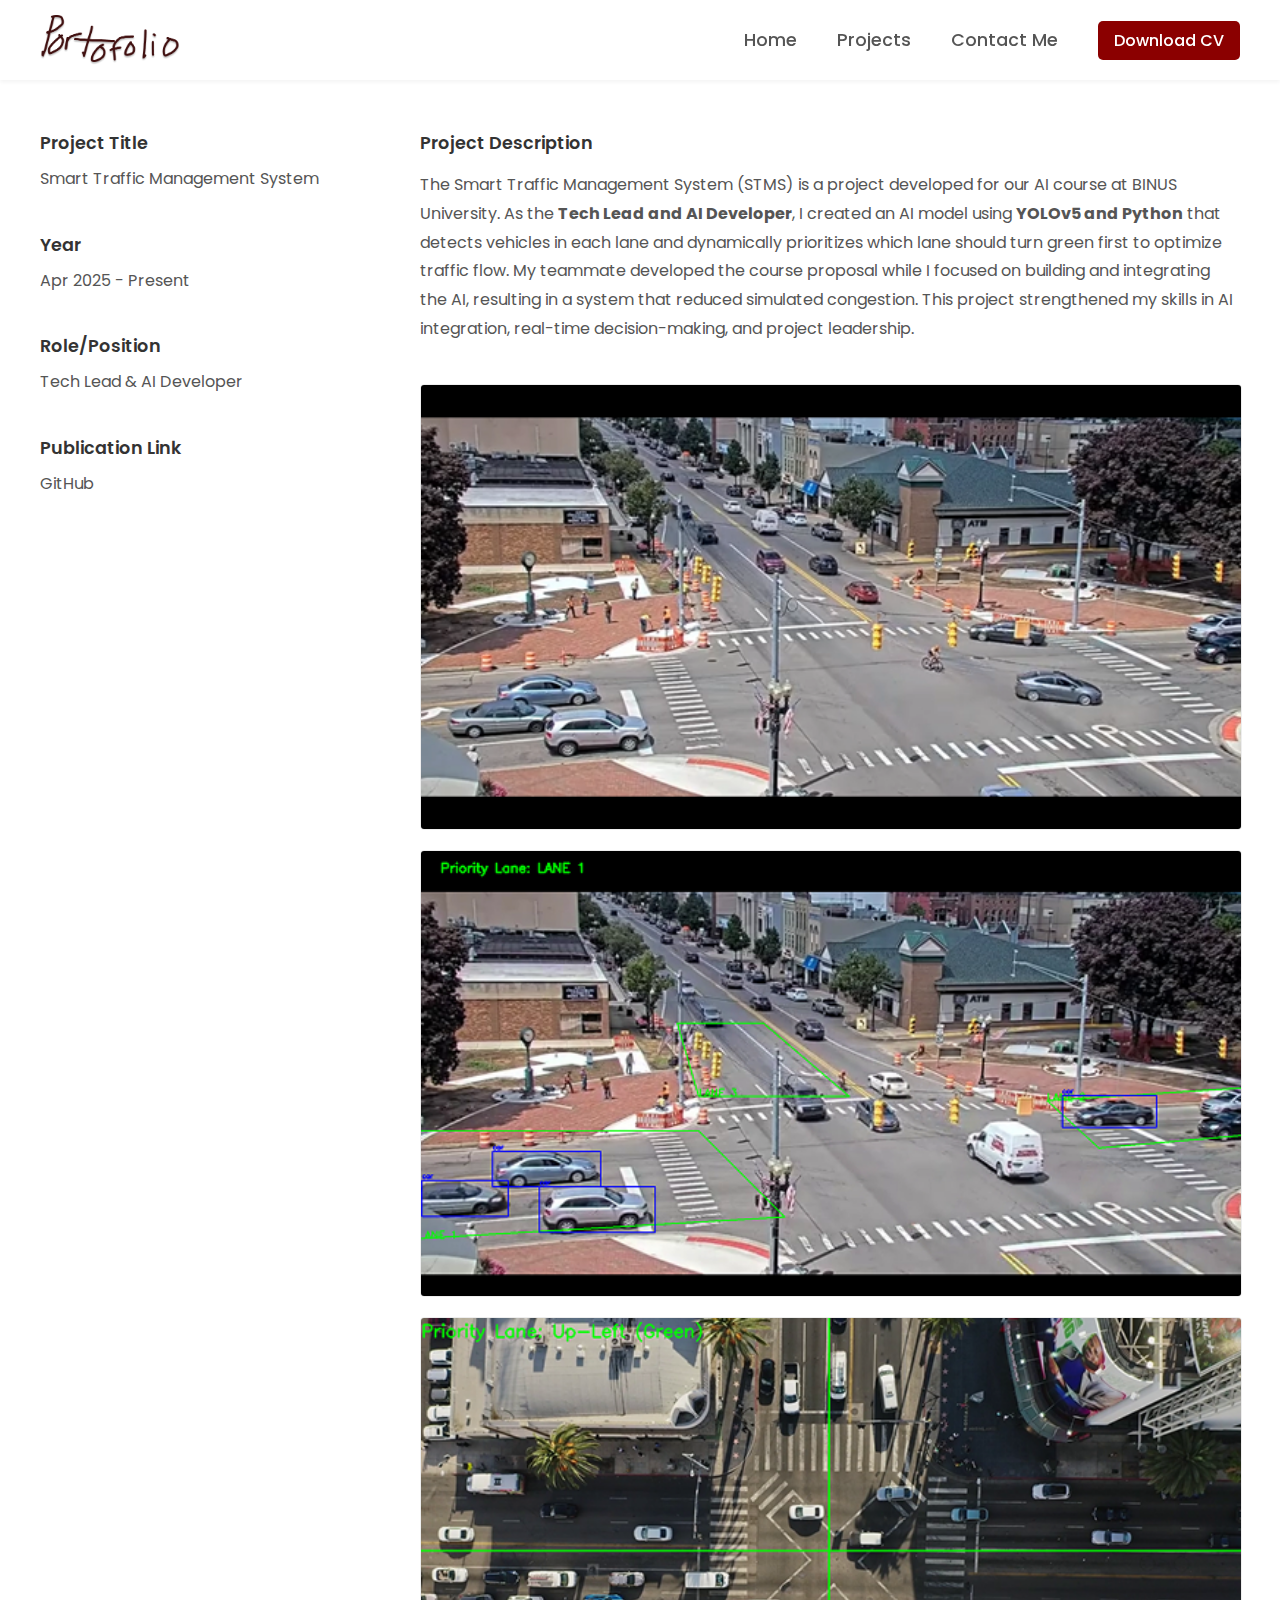
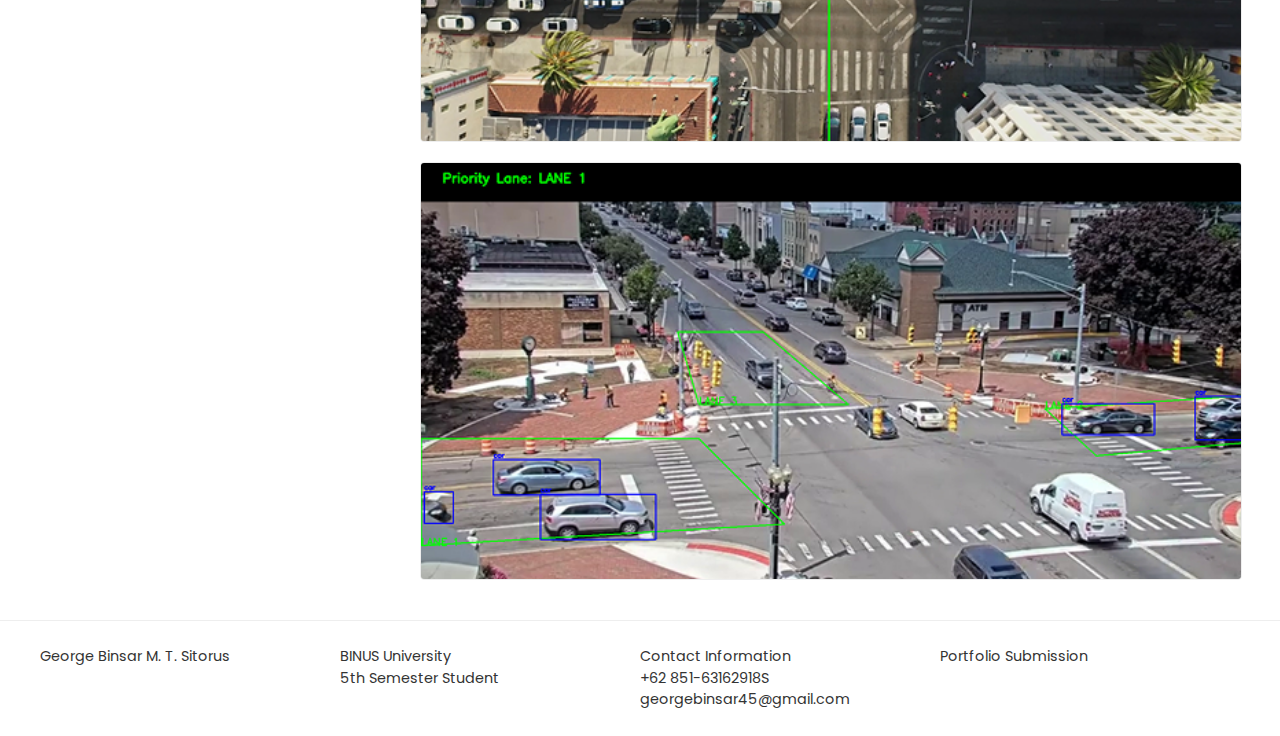
<file: project/stms.html>
<!DOCTYPE html>
<html lang="en">
<head>
    <meta charset="UTF-8">
    <meta name="viewport" content="width=device-width, initial-scale=1.0">
    <title>Project Details - Smart Traffic Management System</title>
    <link rel="stylesheet" href="greenloop.css">
</head>
<body>
    <header class="main-header">
        <nav class="navbar">
            <a href="../about.html" class="nav-logo-link">
                <img src="../image/logo.png" alt="Portfolio Logo" class="nav-logo-image"/>
            </a>
            <ul class="nav-menu">
                <li class="nav-item"><a href="../about.html" class="nav-link">Home</a></li>
                <li class="nav-item"><a href="../projects.html" class="nav-link">Projects</a></li>
                <li class="nav-item"><a href="#" class="nav-link">Contact Me</a></li>
                <li class="nav-item"><a href="../resume/George Binsar M. T. Sitorus - Resume.pdf" class="nav-link-button" download>Download CV</a></li>
            </ul>
        </nav>
    </header>

    <div class="project-container">
        <div class="project-meta">
            <div class="sidebar-block">
                <h3>Project Title</h3>
                <p>Smart Traffic Management System</p>
            </div>
            <div class="sidebar-block">
                <h3>Year</h3>
                <p>Apr 2025 - Present</p>
            </div>
            <div class="sidebar-block">
                <h3>Role/Position</h3>
                <p>Tech Lead & AI Developer</p>
            </div>
            <div class="sidebar-block">
                <h3>Publication Link</h3>
                <a href="https://github.com/georgepach/-Smart-Traffic-Management-System-STMS-.git">GitHub</a>
            </div>
        </div>

        <div class="project-details">
            <h3>Project Description</h3>
            <p>
                The Smart Traffic Management System (STMS) is a project developed for our AI course at BINUS University. As the <strong>Tech Lead and AI Developer</strong>, I created an AI model using <strong>YOLOv5 and Python</strong> that detects vehicles in each lane and dynamically prioritizes which lane should turn green first to optimize traffic flow. My teammate developed the course proposal while I focused on building and integrating the AI, resulting in a system that reduced simulated congestion. This project strengthened my skills in AI integration, real-time decision-making, and project leadership.
            </p>
            <div class="project-images project-images-stms">
                <img src="../stms/image 17.png" alt="STMS Vehicle Detection">
                <img src="../stms/image 18.png" alt="STMS Traffic Simulation">
                <img src="../stms/image19.png" alt="STMS Traffic Simulation">
                <img src="../stms/image20.png" alt="STMS Traffic Simulation">
            </div>
        </div>
    </div>

    <footer class="page-footer">
        <span>George Binsar M. T. Sitorus</span>
        <span>BINUS University<br>5th Semester Student</span>
        <span>Contact Information<br>+62 851-63162918S<br>georgebinsar45@gmail.com</span>
        <span>Portfolio Submission</span>
    </footer>
</body>
</html>
</file>
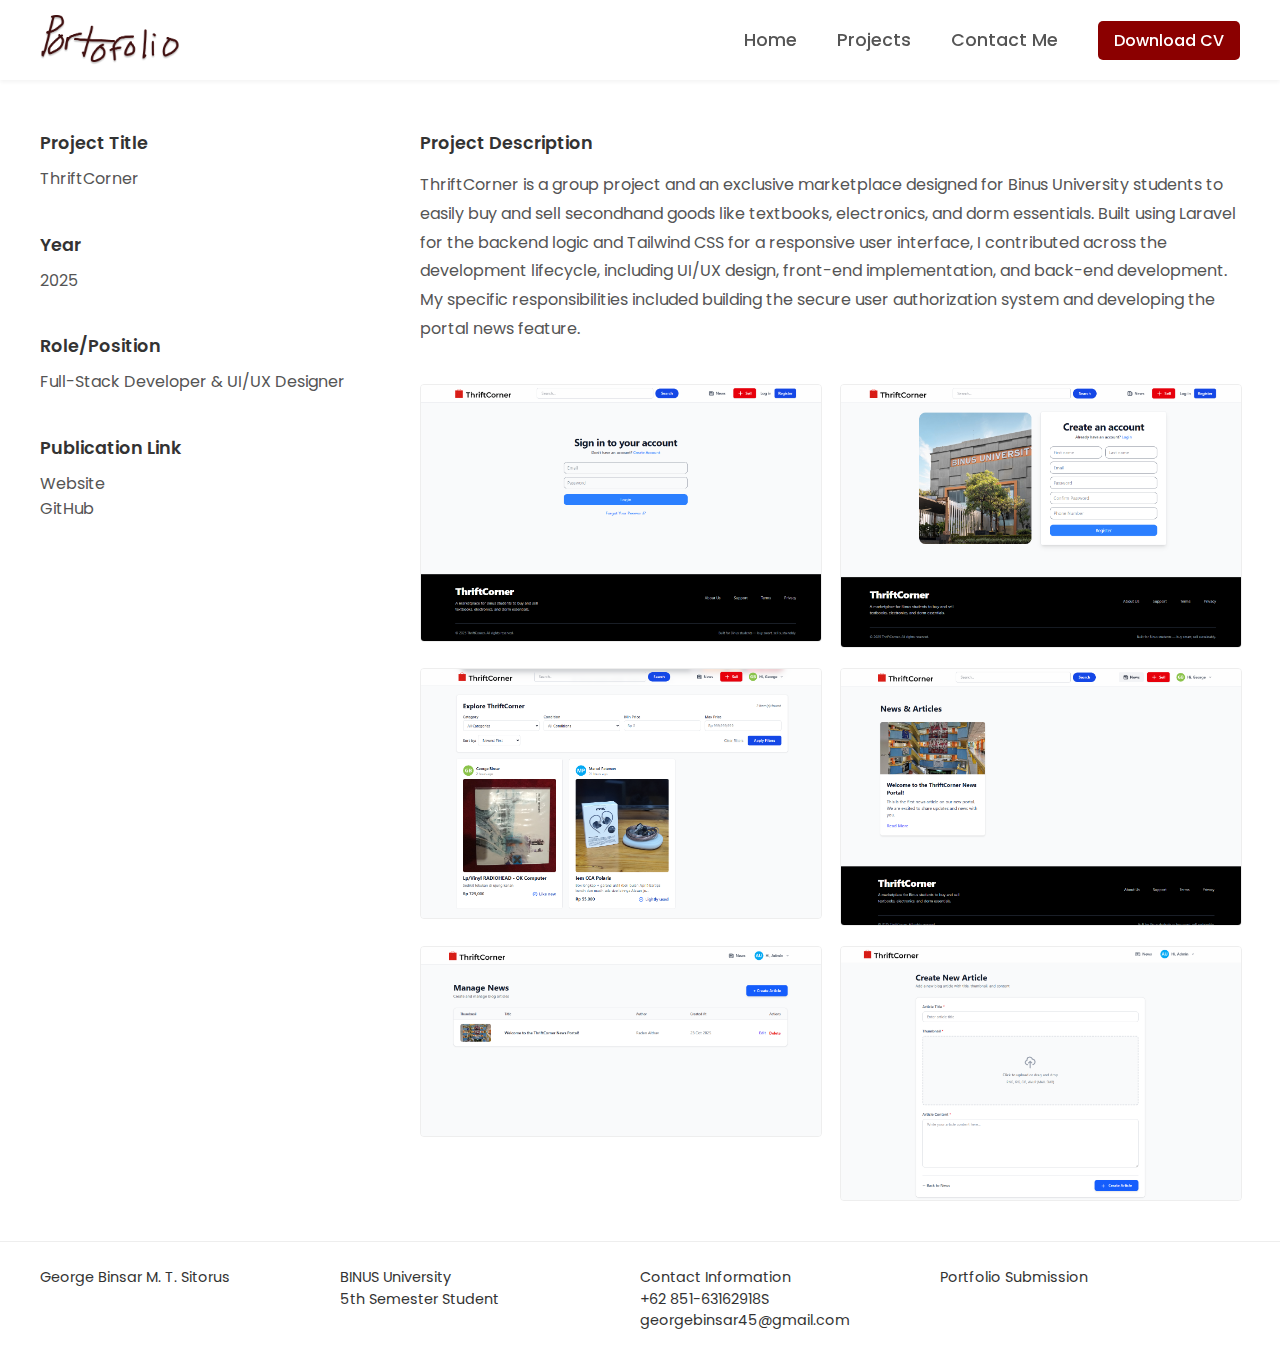
<file: project/thriftcorner.html>
<!DOCTYPE html>
<html lang="en">
<head>
    <meta charset="UTF-8">
    <meta name="viewport" content="width=device-width, initial-scale=1.0">
    <title>Project Details - ThriftCorner</title>
    <link rel="stylesheet" href="greenloop.css"> <!-- Links to the unified project CSS -->
</head>
<body>
    <header class="main-header">
        <nav class="navbar">
            <a href="../index.html" class="nav-logo-link">
                <img src="../image/logo.png" alt="Portfolio Logo" class="nav-logo-image"/>
            </a>
            <ul class="nav-menu">
                <li class="nav-item"><a href="../index.html" class="nav-link">Home</a></li>
                <li class="nav-item"><a href="../projects.html" class="nav-link">Projects</a></li>
                <li class="nav-item"><a href="../contact.html" class="nav-link">Contact Me</a></li>
                <li class="nav-item"><a href="../resume/George Binsar M. T. Sitorus - Resume.pdf" class="nav-link-button" download>Download CV</a></li>
            </ul>
        </nav>
    </header>

    <div class="project-container">
        <div class="project-meta">
            <div class="sidebar-block">
                <h3>Project Title</h3>
                <p>ThriftCorner</p>
            </div>
            <div class="sidebar-block">
                <h3>Year</h3>
                <p>2025</p> 
            </div>
            <div class="sidebar-block">
                <h3>Role/Position</h3>
                <p>Full-Stack Developer & UI/UX Designer</p> 
            </div>
            <div class="sidebar-block">
                <h3>Publication Link</h3>
                <a href="https://thriftcorner.store/">Website</a>
                <a href="https://github.com/marcelpeterson/ThriftCorner.git">GitHub</a>
            </div>
        </div>

        <div class="project-details">
            <h3>Project Description</h3>
             <p>
                ThriftCorner is a group project and an exclusive marketplace designed for Binus University students to easily buy and sell secondhand goods like textbooks, electronics, and dorm essentials. Built using Laravel for the backend logic and Tailwind CSS for a responsive user interface, I contributed across the development lifecycle, including UI/UX design, front-end implementation, and back-end development. My specific responsibilities included building the secure user authorization system and developing the portal news feature. 
            </p>
            <div class="project-images">
                <img src="../thrift/thrift1.png" alt="">
                <img src="../thrift/thrift2.png" alt="">
                <img src="../thrift/thrift3.png" alt="">
                <img src="../thrift/thrift4.png" alt="">
                <img src="../thrift/thrift5.png" alt="">
                <img src="../thrift/thrift6.png" alt="">
            </div>
            <div>

            </div>
        </div>
    </div>

    <footer class="page-footer">
        <span>George Binsar M. T. Sitorus</span>
        <span>BINUS University<br>5th Semester Student</span>
        <span>Contact Information<br>+62 851-63162918S<br>georgebinsar45@gmail.com</span>
        <span>Portfolio Submission</span>
    </footer>
</body>
</html>
</file>
<file: about.css>
/* General Body and Layout */
body {
    font-family: poppins;
    margin: 0;
    padding-top: 80px;
    background-color: #fff;
    color: #333;
}



/* --- Header and Navigation Bar --- */
.main-header {
    position: fixed;
    top: 0;
    left: 0;
    width: 100%;
    background-color: #ffffff;
    box-shadow: 0 2px 4px rgba(0,0,0,0.05);
    z-index: 1002;
}
.navbar {
    display: flex;
    justify-content: space-between;
    align-items: center;
    max-width: 1600px;
    margin: 0 auto;
    padding: 0 40px; /* Reverted to standard padding */
    height: 80px;
}
.nav-logo-link {
    display: flex;
    align-items: center;
    height: 100%;
}
.nav-logo-image {
    height: 50px;
    width: auto;
    max-width: 200px;
    object-fit: contain;
}
.nav-menu {
    display: flex;
    align-items: center;
    list-style: none;
    margin: 0;
    padding: 0;
    gap: 40px;
}
.nav-link {
    text-decoration: none;
    color: #555;
    font-size: 1.1em;
    font-weight: 500;
    transition: color 0.3s ease;
}
.nav-link:hover {
    color: #8B0000;
}
.nav-link-button {
    text-decoration: none;
    color: #fff;
    background-color: #8B0000;
    padding: 8px 16px;
    border-radius: 5px;
    font-size: 1em;
    font-weight: 500;
    transition: background-color 0.3s ease;
}
.nav-link-button:hover {
    background-color: #6a0000;
}
.know-more-btn {
    display: inline-flex;
    align-items: center;
    gap: 10px;
    margin-top: 30px;
    padding: 10px 0px;
    background-color: transparent;
    color: #333;
    text-decoration: none;
    transition: all 0.3s ease;
}
.know-more-btn:hover {
    border-color: #8B0000;
    color: #000;
}
.btn-circle {
    display: block;
    width: 20px;
    height: 20px;
    background-color: #8B0000;
    border-radius: 50%;
}
#typing-name::after {
    content: '|';
    display: inline-block;
    animation: blink 0.7s infinite;
    font-weight: normal;
}
@keyframes blink {
    0%, 100% { opacity: 1; }
    50% { opacity: 0; }
}
.intro-section h1 {
    display: inline;
    margin-right: 8px;
}
.nav-logo-link {
    display: flex;
    align-items: center;
    height: 100%;
}
.nav-logo-image {
    height: 50px;
    width: auto;
    max-width: 200px;
    object-fit: contain;
}
.nav-menu {
    display: flex;
    align-items: center;
    list-style: none;
    margin: 0;
    padding: 0;
    gap: 40px;
}
.nav-link {
    text-decoration: none;
    color: #555;
    font-size: 1.1em;
    font-weight: 500;
    transition: color 0.3s ease;
}
.nav-link:hover {
    color: #8B0000;
}
.nav-link-button {
    text-decoration: none;
    color: #fff;
    background-color: #8B0000;
    padding: 8px 16px;
    border-radius: 5px;
    font-size: 1em;
    font-weight: 500;
    transition: background-color 0.3s ease;
}
.nav-link-button:hover {
    background-color: #6a0000;
}

/* --- Hero Section Container --- */
.container {
    display: flex;
    width: 90%;
    max-width: 1200px;
    margin: 0 auto;
    align-items: center;
    min-height: calc(100vh - 80px);
}
.intro-section {
    flex: 1;
    padding: 40px;
}
.intro-section p {
    font-size: 1.2em;
    font-style: italic;
    color: #666;
    margin-bottom: 30px;
}
.welcome-text {
    font-size: 1.5em;
    display: flex;
    align-items: center;
    gap: 10px;
}
.portfolio-signature img {
    height: 60px;
    width: auto;
}
.image-section {
    flex: 1;
    display: flex;
    justify-content: center;
    align-items: center;
    padding: 20px;
}
.image-with-extras {
    position: relative;
    display: inline-block;
}
.image-wrapper {
    position: relative;
    width: 320px;
    height: 420px;
}
.image-wrapper img {
    width: 100%;
    height: 100%;
    object-fit: cover;
    border: 3px solid #333;
    box-shadow: 5px 5px 15px rgba(0,0,0,0.1);
}
.decorative-dot {
    width: 60px;
    height: 60px;
    background-color: #8B0000;
    border-radius: 50%;
    position: absolute;
    bottom: -30px;
    left: -30px;
    z-index: 10;
}
.small-image-wrapper {
    position: absolute;
    top: 0px;
    right: -150px;
    width: 100px;
    height: 130px;
    border: 2px solid #333;
    background-color: #fff;
    box-shadow: 3px 3px 10px rgba(0,0,0,0.1);
    overflow: hidden;
    display: flex;
    justify-content: center;
    align-items: center;
}
.small-image-wrapper img {
    width: 90%;
    height: 90%;
    object-fit: cover;
}


/* --- Main Body Two-Column Layout --- */
.main-body-container {
    display: flex;
    width: 90%;
    max-width: 1200px;
    margin: 60px auto;
    gap: 60px;
}
.main-content-area {
    flex: 2;
}
.sidebar-skills {
    flex: 1;
    padding-top: 10px;
}


/* --- Section Styles --- */
.about-me-section, .skills-section, .achievements-section, .experiences-section {
    padding: 0;
    margin-bottom: 50px;
}
.section-title {
    font-size: 2.5em;
    font-weight: bold;
    color: #333;
    margin-bottom: 20px;
    position: relative;
    display: inline-block;
}
.section-title::after {
    content: '';
    position: absolute;
    bottom: -5px;
    left: 0;
    width: 100%;
    height: 4px;
    background-color: #8B0000;
}
.about-paragraph {
    font-size: 1.1em;
    line-height: 1.6;
    color: #555;
    margin-bottom: 20px;
}
.subsection-title {
    font-size: 1.8em;
    font-weight: bold;
    color: #333;
    margin-top: 40px;
    margin-bottom: 20px;
}
.info-list {
    list-style: none;
    padding: 0;
    margin: 0;
}
.info-item {
    display: flex;
    justify-content: space-between;
    align-items: flex-start;
    padding-bottom: 15px;
    margin-bottom: 15px;
    border-bottom: 1px solid #eee;
}
.info-item .item-title {
    font-weight: bold;
    color: #333;
    text-decoration: none; /* Underline removed */
}
.item-title-link {
    text-decoration: none;
    cursor: pointer;
    transition: color 0.3s ease;
}
.item-title-link:hover .item-title {
    color: #8B0000;
}
.info-item .item-subtitle {
    display: block;
    color: #666;
    margin-top: 5px;
}
.info-item .item-date {
    color: #777;
    white-space: nowrap;
    margin-left: 20px;
}

/* Skills section styles */
.skills-section .section-title::after {
    content: none;
}
.skills-grid {
    display: flex;
    flex-wrap: wrap;
    gap: 20px;
    margin-top: 20px;
}
.skill-item {
    display: flex;
    align-items: center;
    justify-content: center;
    height: auto;
    width: auto;
    transition: transform 0.3s ease;
}
.skill-item:hover {
    transform: scale(1.05);
    opacity: 0.9;
}
.skill-icon {
    height: 40px;
    width: 40px;
    object-fit: contain;
}


/* --- Projects Section --- */
.projects-section {
    width: 100%;
    padding: 60px 0;
    display: flex;
    justify-content: center;
    background-color: #f9f9f9;
}
.projects-content {
    width: 90%;
    max-width: 1200px;
}
.section-subtitle {
    font-size: 1.1em;
    color: #666;
    margin-bottom: 40px;
    margin-top: -5px;
}
.project-grid {
    display: grid;
    grid-template-columns: repeat(auto-fit, minmax(300px, 1fr));
    gap: 30px;
}
.project-card {
    background-color: #fff;
    border: 1px solid #eee;
    box-shadow: 0 4px 8px rgba(0,0,0,0.05);
    border-radius: 8px;
    overflow: hidden;
    transition: transform 0.3s ease, box-shadow 0.3s ease;
}
.project-card:hover {
    transform: translateY(-5px);
    box-shadow: 0 8px 16px rgba(0,0,0,0.1);
}
.project-image {
    width: 100%;
    height: 200px;
    object-fit: cover;
}
.project-info {
    padding: 20px;
}
.project-category {
    font-size: 0.8em;
    color: #8B0000;
    font-weight: bold;
    text-transform: uppercase;
    letter-spacing: 1px;
}
.project-title {
    font-size: 1.5em;
    margin: 10px 0;
    color: #333;
}
.project-description {
    font-size: 1em;
    line-height: 1.5;
    color: #666;
    margin-bottom: 20px;
}
.project-link {
    color: #8B0000;
    font-weight: bold;
    text-decoration: none;
    transition: color 0.3s;
}
.project-link:hover {
    text-decoration: underline;
    color: #333;
}

/* --- Image Modal Styles --- */
.modal {
    display: none; /* Hidden by default */
    position: fixed;
    z-index: 2000;
    left: 0;
    top: 0;
    width: 100%;
    height: 100%;
    overflow: auto;
    background-color: rgba(0,0,0,0.8);
    animation: fadeIn 0.3s;
}
.modal-content {
    position: relative;
    margin: auto;
    padding: 20px;
    width: 90%;
    max-width: 700px;
    top: 50%;
    transform: translateY(-50%);
    animation: slideIn 0.3s;
}
.close-button {
    position: absolute;
    top: 15px;
    right: 35px;
    color: #f1f1f1;
    font-size: 40px;
    font-weight: bold;
    transition: color 0.3s;
}
.close-button:hover,
.close-button:focus {
    color: #bbb;
    text-decoration: none;
    cursor: pointer;
}
.modal-image {
    width: 100%;
    border-radius: 5px;
}
#modal-caption {
    margin: 15px 0 0 0;
    text-align: center;
    color: #ccc;
}
@keyframes fadeIn {
    from {background-color: rgba(0,0,0,0);}
    to {background-color: rgba(0,0,0,0.8);}
}
@keyframes slideIn {
    from {top: 40%; opacity: 0;}
    to {top: 50%; opacity: 1;}
}


/* --- Responsive Adjustments --- */
@media (max-width: 768px) {
    .main-body-container {
        flex-direction: column;
    }
}
</file>
<file: contact.css>
@import url('https://fonts.googleapis.com/css2?family=Poppins:ital,wght@0,100;0,200;0,300;0,400;0,500;0,600;0,700;0,800;0,900;1,100;1,200;1,300;1,400;1,500;1,600;1,700;1,800;1,900&display=swap');

/* General Body and Layout */
body {
    font-family: 'Poppins', sans-serif;
    margin: 0;
    padding-top: 80px; /* Space for the fixed header */
    background-color: #ffffff; /* White background */
    color: #333;
    display: flex;
    justify-content: center;
    align-items: center;
    min-height: calc(100vh - 80px); /* Full height minus header */
}

/* --- Header and Navigation Bar --- */
.main-header {
    position: fixed;
    top: 0;
    left: 0;
    width: 100%;
    background-color: #ffffff;
    box-shadow: 0 2px 4px rgba(0,0,0,0.05);
    z-index: 1002;
}
.navbar {
    display: flex;
    justify-content: space-between;
    align-items: center;
    max-width: 1200px;
    margin: 0 auto;
    padding: 0 40px;
    height: 80px;
}
.nav-logo-link {
    display: flex;
    align-items: center;
    height: 100%;
}
.nav-logo-image {
    height: 50px;
    width: auto;
    max-width: 200px;
    object-fit: contain;
}
.nav-menu {
    display: flex;
    align-items: center;
    list-style: none;
    margin: 0;
    padding: 0;
    gap: 40px;
}
.nav-link {
    text-decoration: none;
    color: #555;
    font-size: 1.1em;
    font-weight: 500;
    transition: color 0.3s ease;
}
.nav-link:hover {
    color: #8B0000;
}
.nav-link-button {
    text-decoration: none;
    color: #fff;
    background-color: #8B0000;
    padding: 8px 16px;
    border-radius: 5px;
    font-size: 1em;
    font-weight: 500;
    transition: background-color 0.3s ease;
}
.nav-link-button:hover {
    background-color: #6a0000;
}

/* --- Contact Page Specific Styles --- */
.contact-container {
    text-align: center;
    padding: 20px;
}

.section-title {
    font-size: 2.8em;
    font-weight: 600;
    color: #333;
    margin-bottom: 15px;
}

.section-subtitle {
    font-size: 1.2em;
    color: #666;
    max-width: 550px;
    margin: 0 auto 40px auto;
    line-height: 1.7;
}

.contact-info {
    display: inline-flex;
    flex-direction: column;
    align-items: flex-start; /* Aligns items to the left within the flex container */
    gap: 25px;
}

.info-item {
    display: flex;
    align-items: center;
    gap: 15px;
    font-size: 1.1em;
}
.info-item i {
    color: #8B0000;
    font-size: 1.3em;
    width: 25px; /* Ensures icons are aligned */
    text-align: center;
}
.info-item a, .info-item span {
    color: #555;
    text-decoration: none;
    transition: color 0.3s ease;
}
.info-item a:hover {
    color: #8B0000;
}

.social-links {
    margin-top: 10px;
    display: flex;
    gap: 25px;
    padding-left: 40px; /* Align with text */
}
.social-links a {
    color: #333;
    font-size: 1.8em;
    transition: color 0.3s ease, transform 0.3s ease;
}
.social-links a:hover {
    color: #8B0000;
    transform: translateY(-3px);
}

/* --- Responsive Adjustments --- */
@media (max-width: 768px) {
    body {
        align-items: flex-start;
        padding-top: 100px;
    }
    .navbar {
        padding: 0 20px;
    }
    .section-title {
        font-size: 2.2em;
    }
    .section-subtitle {
        font-size: 1.1em;
    }
}
</file>
<file: project/greenloop.css>
@import url('https://fonts.googleapis.com/css2?family=Poppins:ital,wght@0,100;0,200;0,300;0,400;0,500;0,600;0,700;0,800;0,900;1,100;1,200;1,300;1,400;1,500;1,600;1,700;1,800;1,900&display=swap');

/* General Body and Layout */
body {
    font-family: 'Poppins', sans-serif;
    margin: 0;
    padding: 0;
    background-color: #ffffff;
    color: #333;
}

/* --- Header and Navigation Bar (Consistent across all pages) --- */
.main-header {
    position: fixed;
    top: 0;
    left: 0;
    width: 100%;
    background-color: #ffffff;
    box-shadow: 0 2px 4px rgba(0,0,0,0.05);
    z-index: 1002;
}
.navbar {
    display: flex;
    justify-content: space-between;
    align-items: center;
    max-width: 1200px;
    margin: 0 auto;
    padding: 0 40px;
    height: 80px;
}
.nav-logo-link {
    display: flex;
    align-items: center;
    height: 100%;
}
.nav-logo-image {
    height: 50px;
    width: auto;
    max-width: 200px;
    object-fit: contain;
}
.nav-menu {
    display: flex;
    align-items: center;
    list-style: none;
    margin: 0;
    padding: 0;
    gap: 40px;
}
.nav-link {
    text-decoration: none;
    color: #555;
    font-size: 1.1em;
    font-weight: 500;
    transition: color 0.3s ease;
}
.nav-link:hover {
    color: #8B0000;
}
.nav-link-button {
    text-decoration: none;
    color: #fff;
    background-color: #8B0000;
    padding: 8px 16px;
    border-radius: 5px;
    font-size: 1em;
    font-weight: 500;
    transition: background-color 0.3s ease;
}
.nav-link-button:hover {
    background-color: #6a0000;
}


/* --- Project Details Page --- */
.project-container {
    display: grid;
    grid-template-columns: 320px 1fr; /* Two columns for meta and details */
    gap: 60px;
    max-width: 1200px; 
    margin: 120px auto 40px;
    padding: 0 40px;
    min-height: calc(100vh - 205px);
}

.project-meta {
    padding-top: 10px;
}

.sidebar-block {
    margin-bottom: 40px;
}

.sidebar-block h3 {
    font-size: 1.1em;
    font-weight: 600;
    color: #333;
    margin: 0 0 10px 0;
}

.sidebar-block p, .sidebar-block a {
    font-size: 1em;
    color: #555;
    line-height: 1.6;
    margin: 0;
    text-decoration: none;
    display: block;
    word-wrap: break-word;
}
.sidebar-block a:hover {
    color: #8B0000;
}

.project-details h3 {
    font-weight: 600;
    font-size: 1.1em;
    color: #333;
    margin: 10px 0 15px 0;
}

.project-details p {
    font-size: 1em;
    line-height: 1.8;
    color: #555;
    margin: 0 0 40px 0;
}

.project-images {
    display: grid;
    grid-template-columns: repeat(auto-fit, minmax(400px, 1fr));
    gap: 20px;
}

.project-images img {
    width: 100%;
    height: auto;
    border-radius: 4px;
    border: 1px solid #eee;
}

.page-footer {
    display: flex;
    justify-content: space-between;
    align-items: flex-start;
    max-width: 1200px;
    margin: 0 auto;
    padding: 25px 40px;
    font-size: 0.9em;
    color: #333;
    background-color: #ffffff;
    border-top: 1px solid #eee;
}

.page-footer span {
    flex: 1;
    padding-right: 20px;
    line-height: 1.5;
}

/* --- Custom Project Image Layouts --- */
/* Layout for STMS page - single column for wide images */
.project-images-stms {
    grid-template-columns: 2fr; /* Override to a single column */
}

/* Layout for DWDG page - two columns with larger items */
.project-images-dwdg {
     grid-template-columns: repeat(auto-fit, minmax(550px, 1fr)); /* Override with a larger min-width */
}

/* --- Responsive Adjustments --- */
@media (max-width: 1024px) {
    .navbar {
        padding: 0 20px;
    }
    .project-container {
        grid-template-columns: 1fr; /* Stack columns */
        margin: 100px auto 40px;
        padding: 0 20px;
    }
    .project-meta {
        padding-top: 0;
    }
}
@media (max-width: 768px) {
    .page-footer {
        flex-direction: column;
        gap: 20px;
        align-items: flex-start;
    }
}
</file>
